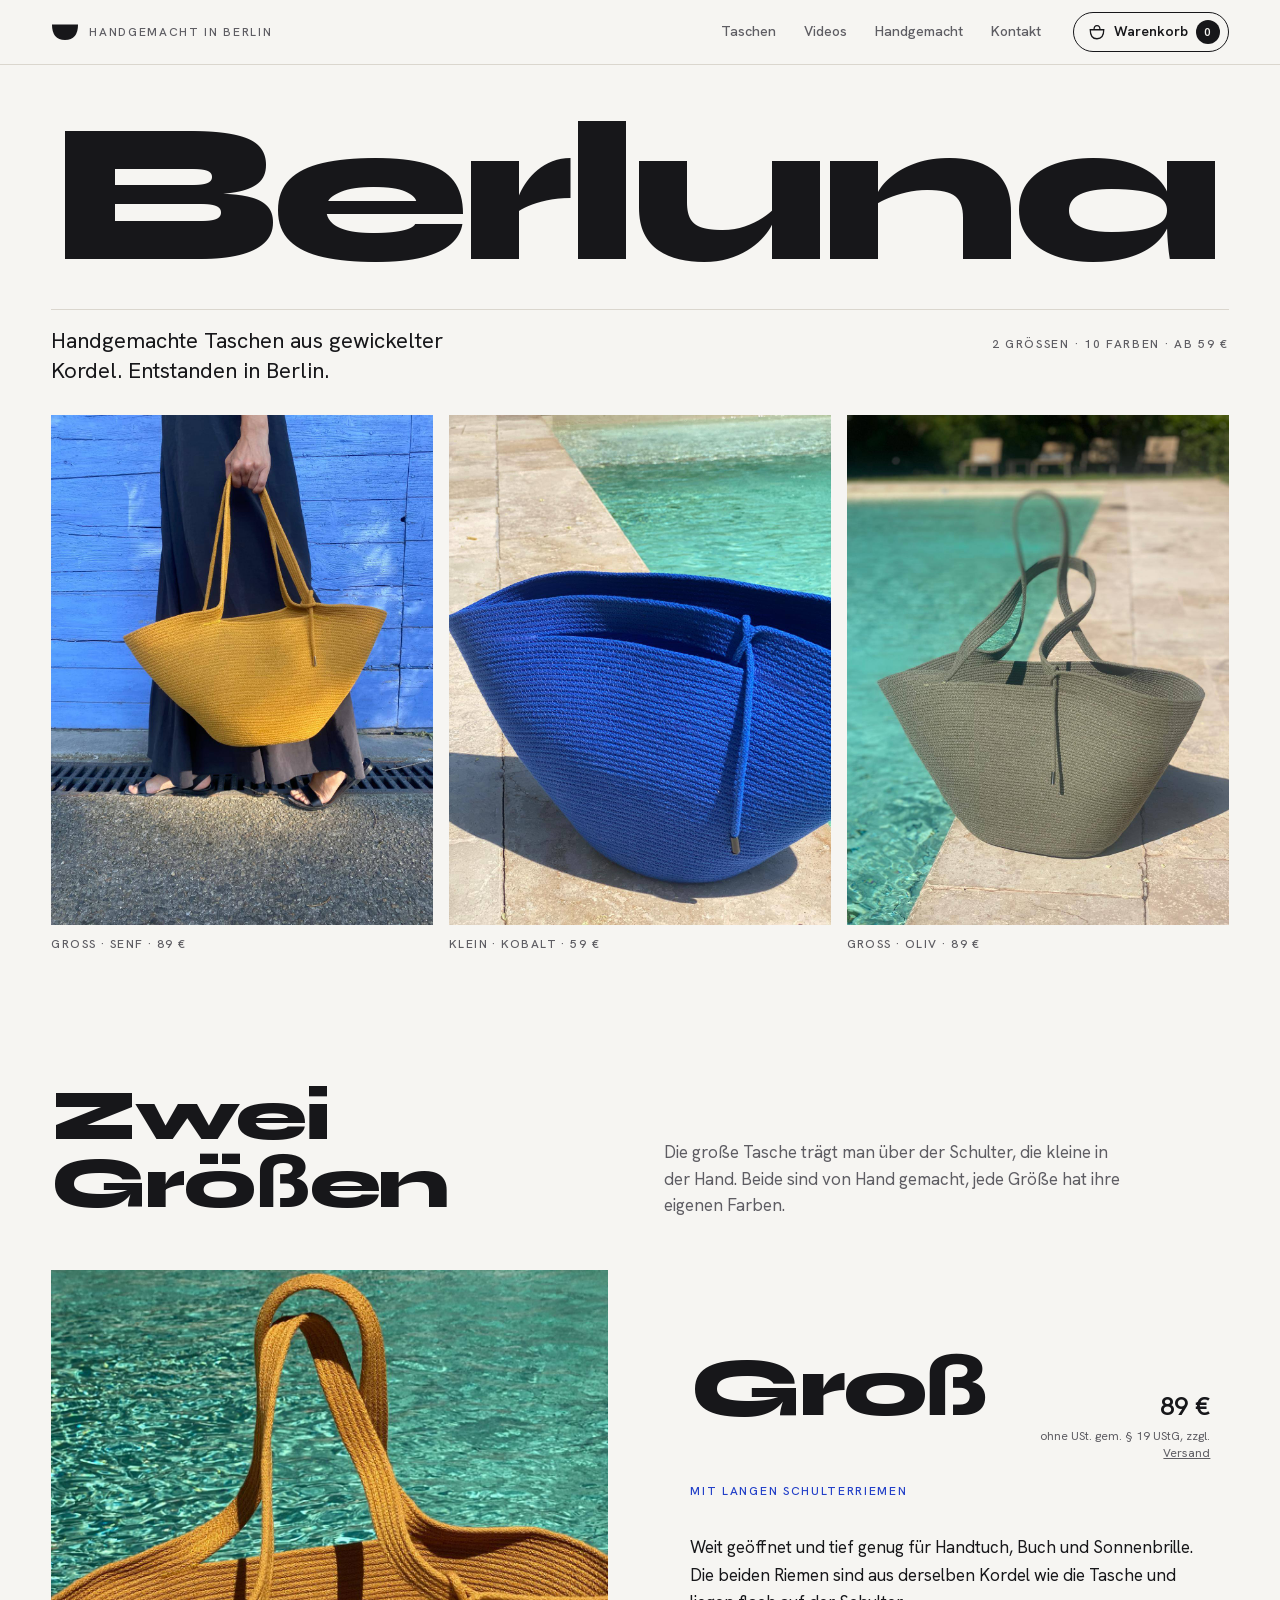
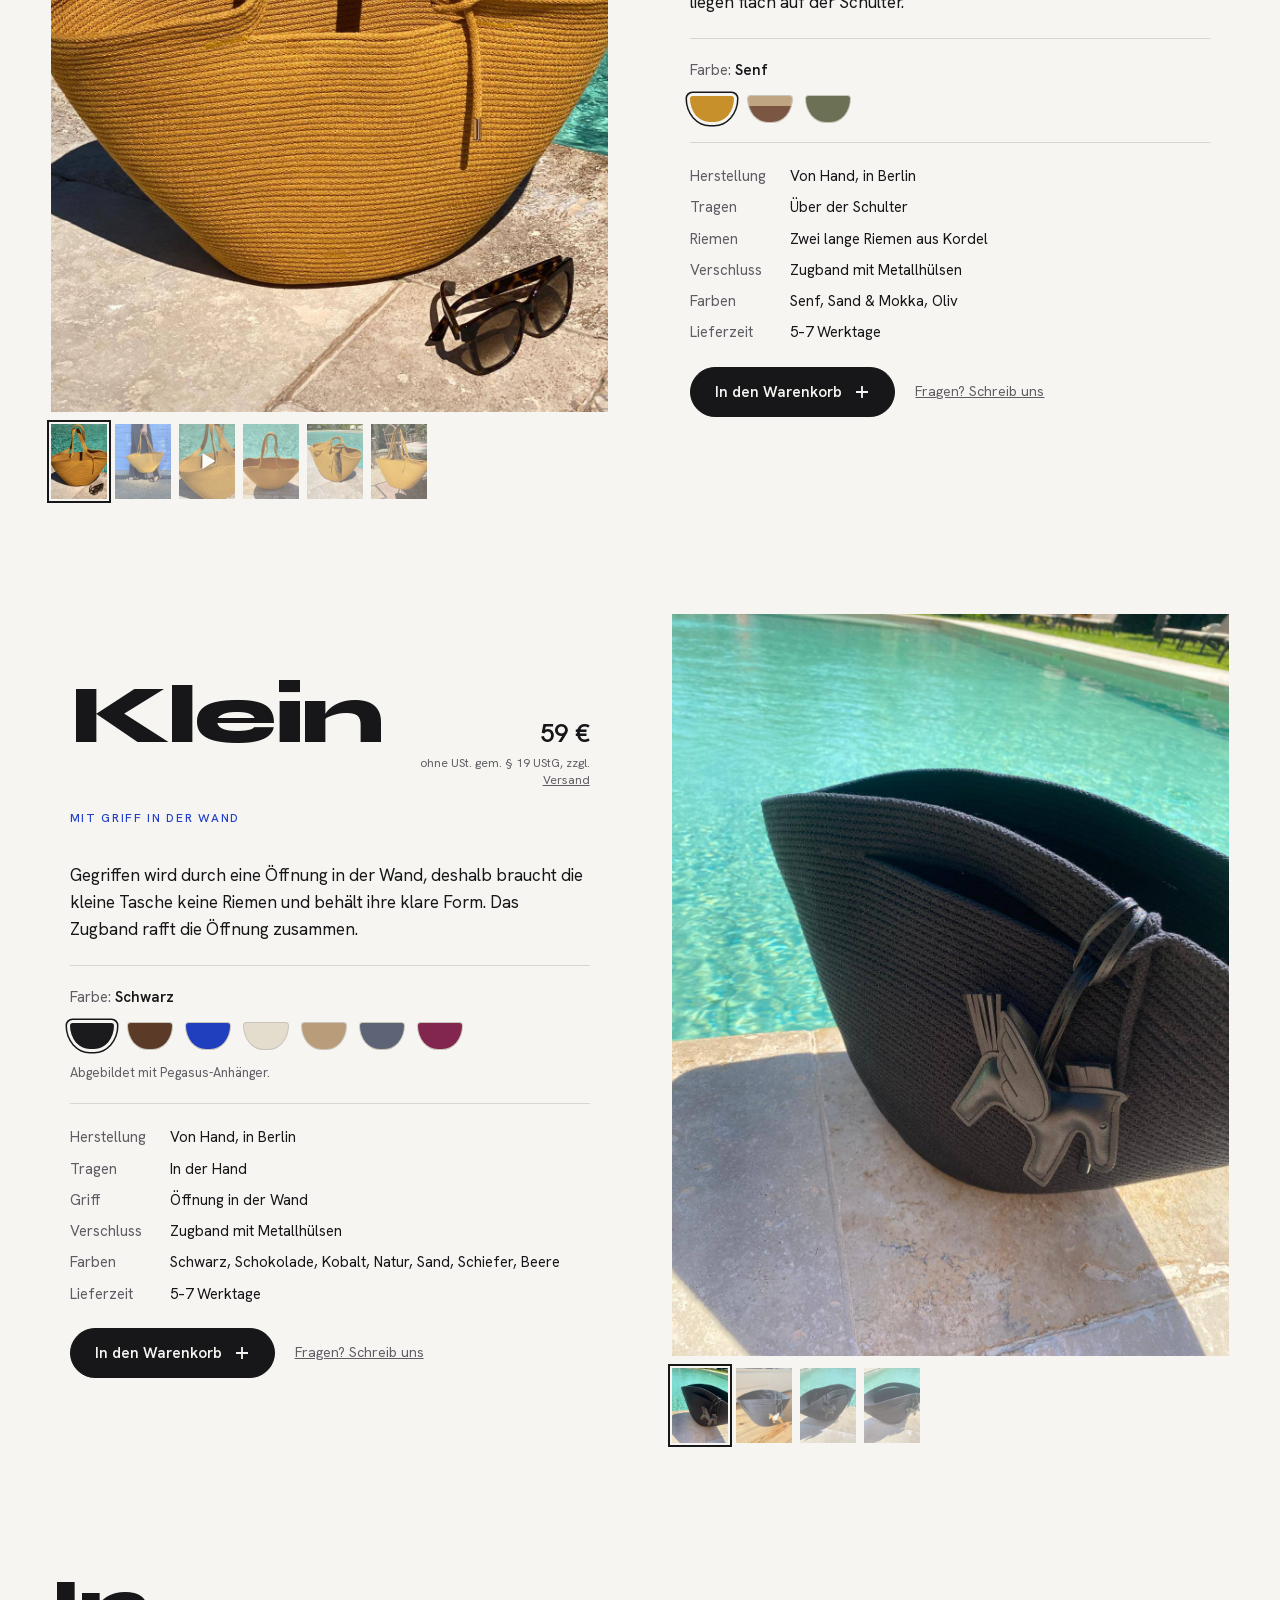
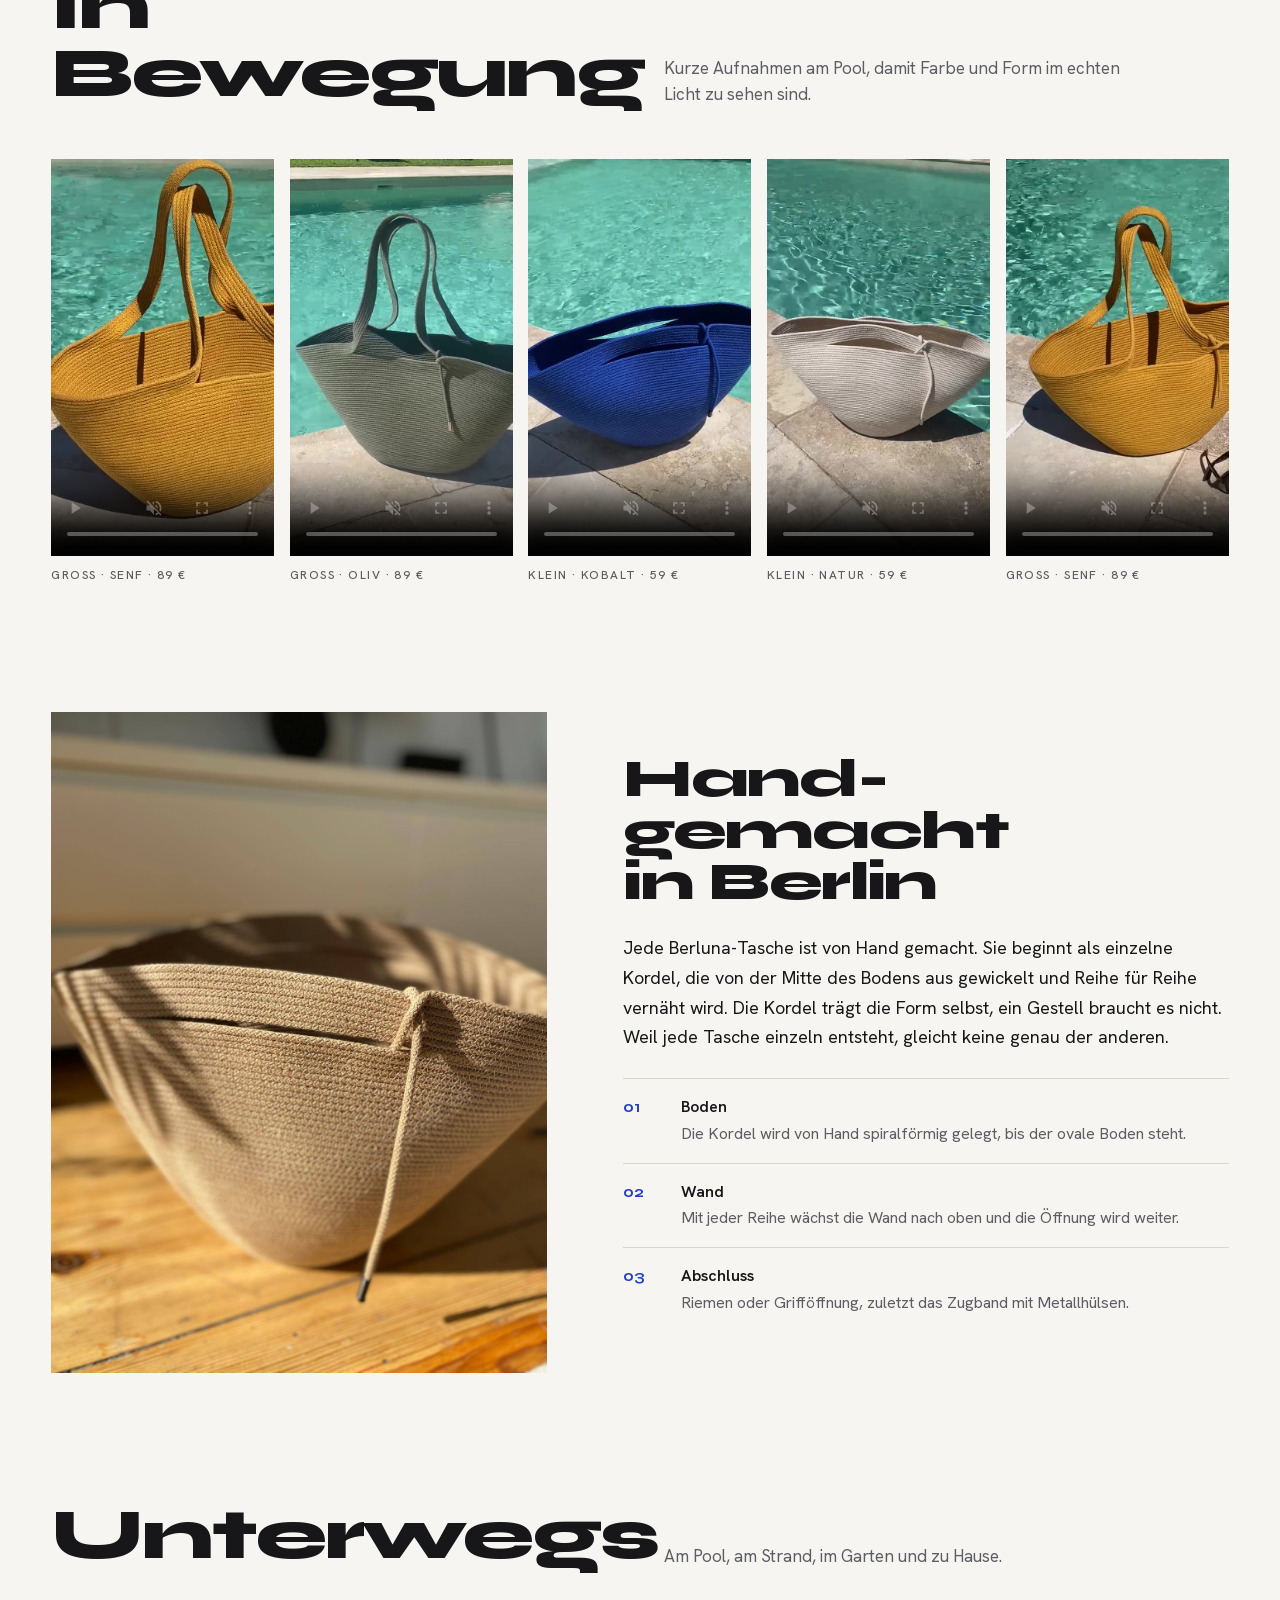
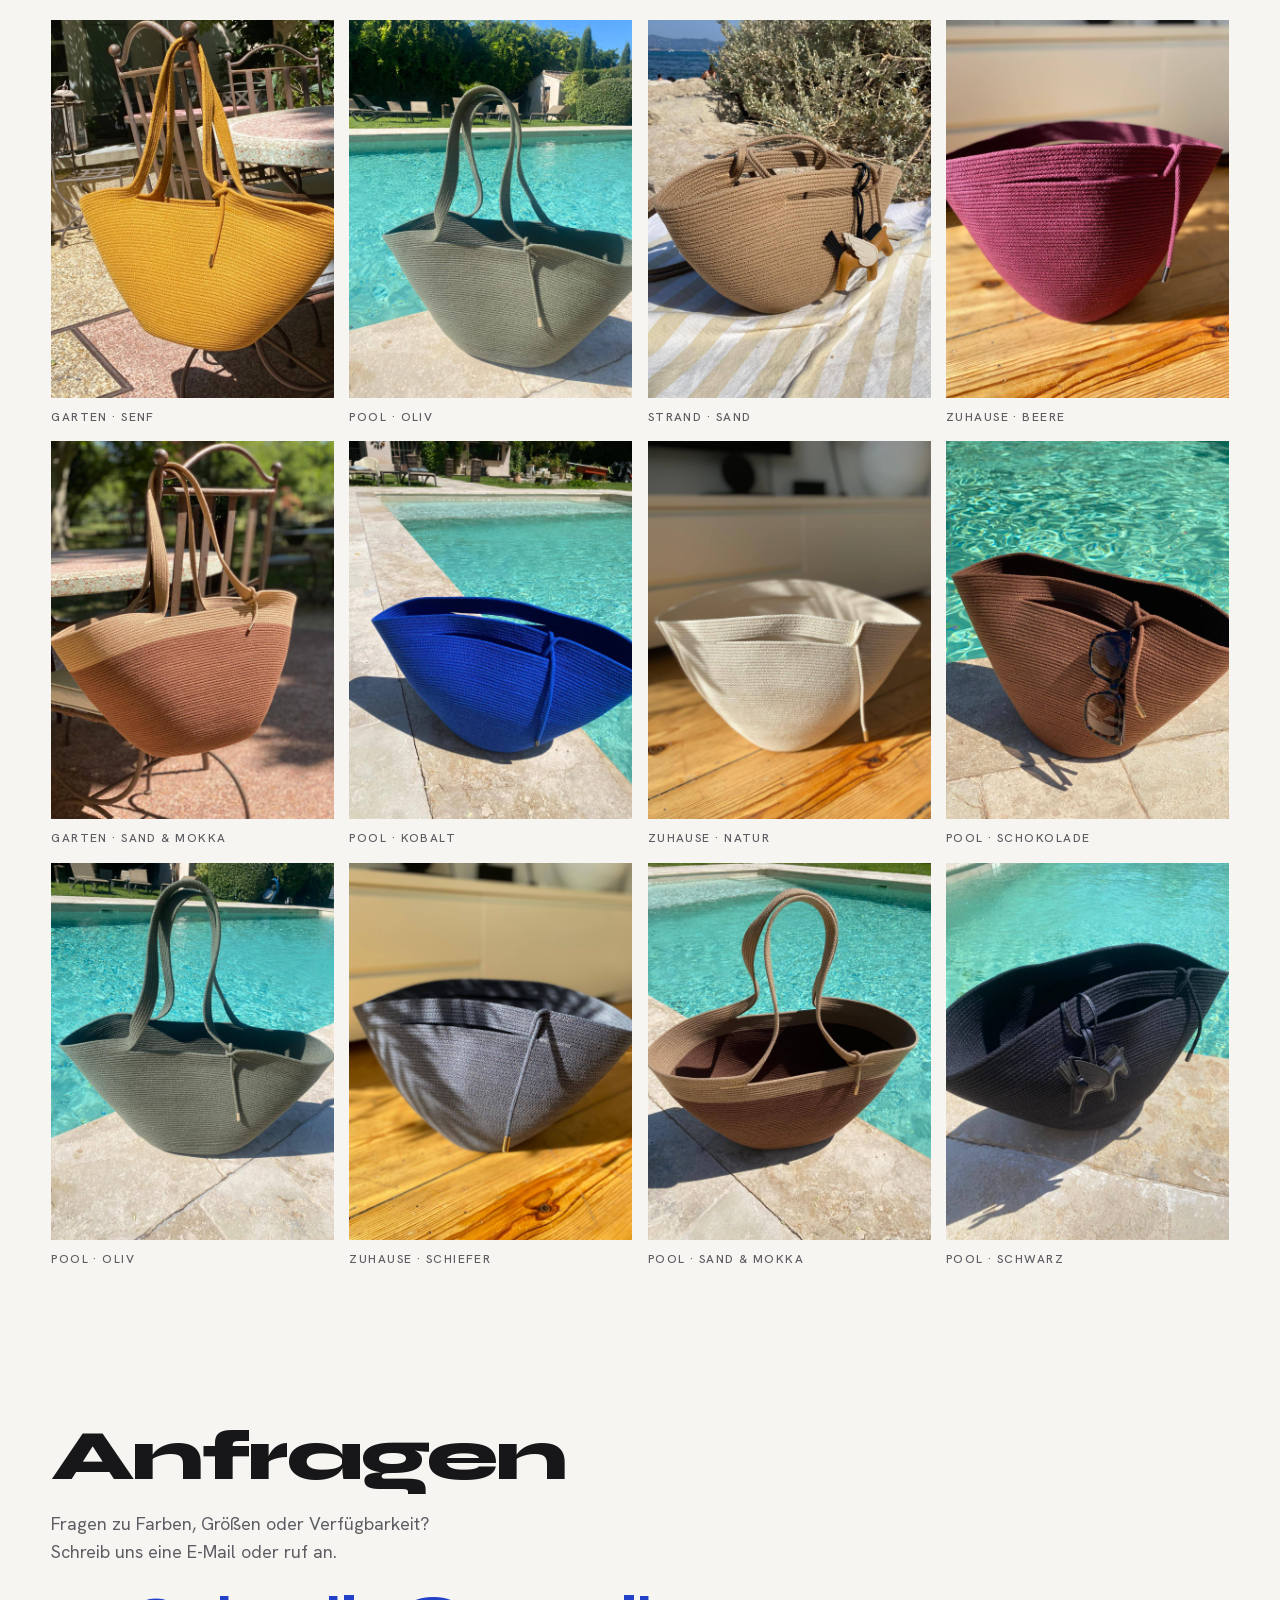
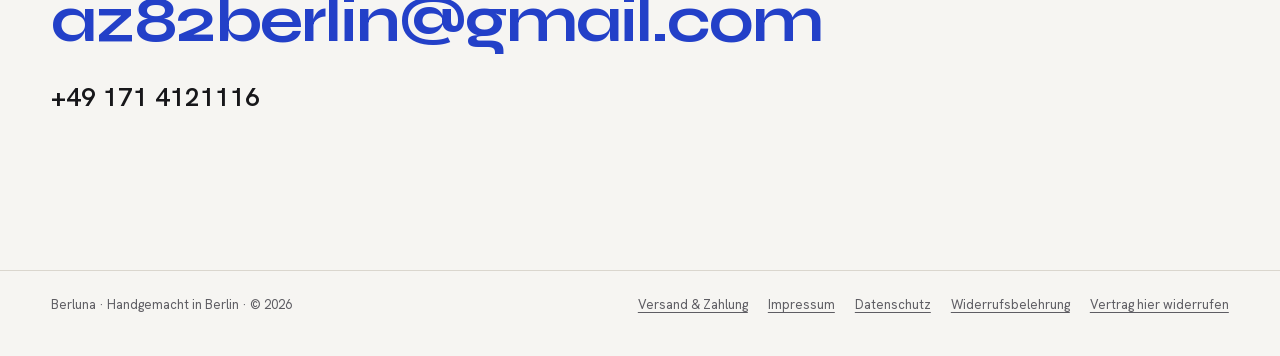
<file: index.html>
<!doctype html>
<html lang="de">
<head>
<meta charset="utf-8">
<meta name="viewport" content="width=device-width, initial-scale=1, viewport-fit=cover">
<title>Berluna – Handgemachte Taschen aus Berlin</title>
<meta name="description" content="Berluna — handgemachte Taschen aus gewickelter Kordel, entstanden in Berlin. Groß für 89 €, klein für 59 €, zehn Farben.">
<link rel="canonical" href="https://berluna-de.github.io/">
<link rel="icon" href="favicon.svg" type="image/svg+xml">
<link rel="icon" href="favicon-192.png" sizes="192x192" type="image/png">
<link rel="apple-touch-icon" href="apple-touch-icon.png">
<meta name="theme-color" content="#F6F5F2" media="(prefers-color-scheme: light)">
<meta name="theme-color" content="#0E1120" media="(prefers-color-scheme: dark)">
<meta property="og:type" content="website">
<meta property="og:site_name" content="Berluna">
<meta property="og:locale" content="de_DE">
<meta property="og:title" content="Berluna – Handgemachte Taschen aus Berlin">
<meta property="og:description" content="Runde Taschen aus gewickelter Kordel, von Hand gemacht in Berlin. Groß für 89 €, klein für 59 €, zehn Farben.">
<meta property="og:url" content="https://berluna-de.github.io/">
<meta property="og:image" content="https://berluna-de.github.io/img/og.jpg">
<meta property="og:image:width" content="1200">
<meta property="og:image:height" content="630">
<meta property="og:image:alt" content="Drei Berluna-Taschen in Senf, Kobalt und Oliv">
<meta name="twitter:card" content="summary_large_image">
<script type="application/ld+json">
{
  "@context": "https://schema.org",
  "@graph": [
    {
      "@type": "Organization",
      "@id": "https://berluna-de.github.io/#brand",
      "name": "Berluna",
      "url": "https://berluna-de.github.io/",
      "logo": "https://berluna-de.github.io/favicon-192.png",
      "email": "az82berlin@gmail.com",
      "telephone": "+49 171 4121116",
      "address": { "@type": "PostalAddress", "addressLocality": "Berlin", "addressCountry": "DE" }
    },
    {
      "@type": "Product",
      "name": "Berluna Tasche Groß",
      "description": "Handgemachte Tasche aus gewickelter Kordel mit zwei langen Schulterriemen. Farben: Senf, Sand & Mokka, Oliv.",
      "image": [
        "https://berluna-de.github.io/img/gross-senf-1.jpg",
        "https://berluna-de.github.io/img/gross-sand-1.jpg",
        "https://berluna-de.github.io/img/gross-oliv-1.jpg"
      ],
      "brand": { "@type": "Brand", "name": "Berluna" },
      "offers": {
        "@type": "Offer",
        "price": "89.00",
        "priceCurrency": "EUR",
        "url": "https://berluna-de.github.io/#taschen",
        "seller": { "@id": "https://berluna-de.github.io/#brand" }
      }
    },
    {
      "@type": "Product",
      "name": "Berluna Tasche Klein",
      "description": "Handgemachte Tasche aus gewickelter Kordel mit Griff in der Wand. Farben: Schwarz, Schokolade, Kobalt, Natur, Sand, Schiefer, Beere.",
      "image": [
        "https://berluna-de.github.io/img/klein-schwarz-2.jpg",
        "https://berluna-de.github.io/img/klein-kobalt-1.jpg",
        "https://berluna-de.github.io/img/klein-beere-1.jpg"
      ],
      "brand": { "@type": "Brand", "name": "Berluna" },
      "offers": {
        "@type": "Offer",
        "price": "59.00",
        "priceCurrency": "EUR",
        "url": "https://berluna-de.github.io/#taschen",
        "seller": { "@id": "https://berluna-de.github.io/#brand" }
      }
    }
  ]
}
</script>
<link rel="preload" href="fonts/syne-700-latin.woff2" as="font" type="font/woff2" crossorigin>
<link rel="stylesheet" href="fonts/fonts.css">
<style>
  /* Layout: summer lookbook — oversized wordmark over a three-photo strip, product modules whose bowl-shaped swatches swap photos and clips, a reel of portrait videos, a cart drawer; stone-neutral ground with cobalt as the single accent; dark mode is the pool at night */
  :root {
    --bg: #F6F5F2;
    --surface: #ECE9E3;
    --ink: #17171A;
    --ink-soft: #5E5D63;
    --rule: #DAD6CE;
    --accent: #2340C8;
    --swatch-ring: #C9C4BA;

    /* Archivo is loaded as a ß-only subset: Syne draws ß as a long-s/z ligature that reads as "fʒ" */
    --f-display: "Archivo", "Syne", "Arial Black", system-ui, sans-serif;
    --f-body: "Hanken Grotesk", "Helvetica Neue", Arial, sans-serif;

    --ease-out: cubic-bezier(0.23, 1, 0.32, 1);
    --ease-drawer: cubic-bezier(0.32, 0.72, 0, 1);

    --gutter: clamp(16px, 4vw, 56px);
  }
  @media (prefers-color-scheme: dark) {
    :root:not([data-theme="light"]) {
      --bg: #0E1120;
      --surface: #171B2E;
      --ink: #EEEBE4;
      --ink-soft: #A5A7B6;
      --rule: #2B3049;
      --accent: #93A6FF;
      --swatch-ring: #5A6080;
      color-scheme: dark;
    }
  }
  :root[data-theme="dark"] {
    --bg: #0E1120;
    --surface: #171B2E;
    --ink: #EEEBE4;
    --ink-soft: #A5A7B6;
    --rule: #2B3049;
    --accent: #93A6FF;
    --swatch-ring: #5A6080;
    color-scheme: dark;
  }

  * { box-sizing: border-box; }
  html, body { margin: 0; }
  html { scroll-padding-top: 88px; }
  img, video { max-width: 100%; }
  [hidden] { display: none !important; }
  body {
    background: var(--bg);
    color: var(--ink);
    font-family: var(--f-body);
    font-size: 16px;
    line-height: 1.55;
    -webkit-font-smoothing: antialiased;
  }
  body:has(dialog[open]) { overflow: hidden; }
  a { color: inherit; }
  button { -webkit-tap-highlight-color: transparent; touch-action: manipulation; }

  .wrap { padding-inline: var(--gutter); }

  .label {
    font-size: 12px;
    font-weight: 500;
    letter-spacing: 0.14em;
    text-transform: uppercase;
    color: var(--ink-soft);
  }

  /* Header */
  .site-head {
    position: sticky;
    top: env(safe-area-inset-top, 0px);
    z-index: 20;
    background: var(--bg);
    border-bottom: 1px solid var(--rule);
  }
  /* fills the safe-area strip above the sticky header so content never shows through behind the status bar or app toolbar */
  .site-head::before {
    content: "";
    position: absolute;
    left: 0;
    right: 0;
    bottom: 100%;
    height: env(safe-area-inset-top, 0px);
    background: var(--bg);
  }
  .head-inner {
    display: flex;
    justify-content: space-between;
    align-items: center;
    gap: 16px;
    padding-block: 12px;
  }
  .home {
    display: inline-flex;
    align-items: center;
    gap: 10px;
    text-decoration: none;
  }
  .home svg { width: 28px; height: 18px; display: block; }
  .head-right { display: flex; align-items: center; gap: clamp(14px, 3vw, 32px); }
  .site-head nav { display: flex; gap: clamp(14px, 3vw, 28px); }
  .site-head nav a {
    font-size: 14px;
    font-weight: 500;
    text-decoration: none;
    color: var(--ink-soft);
    transition: color 160ms ease;
  }
  @media (hover: hover) and (pointer: fine) {
    .site-head nav a:hover { color: var(--ink); }
  }
  @media (max-width: 680px) {
    .home .label, .site-head nav .opt { display: none; }
  }

  .cart-btn {
    display: inline-flex;
    align-items: center;
    gap: 8px;
    padding: 7px 8px 7px 14px;
    border: 1px solid var(--ink);
    border-radius: 999px;
    background: transparent;
    color: var(--ink);
    font: inherit;
    font-size: 14px;
    font-weight: 600;
    cursor: pointer;
    transition: transform 140ms var(--ease-out);
  }
  .cart-btn svg { width: 18px; height: 18px; }
  .cart-btn:active { transform: scale(0.96); }
  .cart-count {
    display: inline-grid;
    place-items: center;
    min-width: 24px;
    height: 24px;
    padding-inline: 7px;
    border-radius: 999px;
    background: var(--ink);
    color: var(--bg);
    font-size: 12px;
    font-variant-numeric: tabular-nums;
  }
  @media (max-width: 380px) {
    .cart-btn .cart-label { display: none; }
  }

  /* Hero */
  .hero {
    display: grid;
    gap: clamp(18px, 2.5vw, 28px);
    padding-block: clamp(20px, 3.5vw, 44px) 0;
    container-type: inline-size;
  }
  /* "Berluna" measures ~5.84em at this tracking; dividing by 5.9 makes it span the full content width */
  .wordmark {
    font-family: var(--f-display);
    font-weight: 800;
    font-size: calc((100vw - 2 * var(--gutter)) / 6.1);
    font-size: calc(100cqi / 5.9);
    line-height: 0.86;
    letter-spacing: -0.04em;
    white-space: nowrap;
    margin: 0;
  }
  .hero-line {
    display: flex;
    justify-content: space-between;
    align-items: baseline;
    flex-wrap: wrap;
    gap: 10px 32px;
    padding-top: 16px;
    border-top: 1px solid var(--rule);
  }
  .lede {
    margin: 0;
    font-size: clamp(18px, 2vw, 22px);
    line-height: 1.4;
    max-width: 40ch;
    text-wrap: balance;
  }
  .hero-line .label { margin: 0; }

  .strip {
    display: grid;
    grid-template-columns: repeat(3, minmax(0, 1fr));
    gap: clamp(8px, 1.2vw, 16px);
  }
  .strip figure,
  .gallery figure,
  .reel figure { margin: 0; display: grid; gap: 10px; align-content: start; min-width: 0; }
  .strip img,
  .gallery img {
    display: block;
    width: 100%;
    height: auto;
    aspect-ratio: 3 / 4;
    object-fit: cover;
    background: var(--surface);
  }
  figcaption {
    font-size: 12px;
    font-weight: 500;
    letter-spacing: 0.12em;
    text-transform: uppercase;
    color: var(--ink-soft);
  }
  @media (max-width: 640px) {
    .strip { grid-template-columns: repeat(2, minmax(0, 1fr)); }
    .strip figure:first-child { grid-column: 1 / -1; }
    .strip figure:first-child img { aspect-ratio: 4 / 5; }
  }

  /* Sections */
  .section { padding-block: clamp(72px, 10vw, 136px) 0; }
  .section-head {
    display: grid;
    grid-template-columns: minmax(0, 1fr) minmax(0, 1fr);
    align-items: end;
    gap: 16px 48px;
    padding-bottom: clamp(28px, 4vw, 52px);
  }
  .section-head p {
    margin: 0;
    font-size: 17px;
    color: var(--ink-soft);
    max-width: 46ch;
  }
  @media (max-width: 720px) {
    .section-head { grid-template-columns: 1fr; }
  }
  h2 {
    font-family: var(--f-display);
    font-weight: 800;
    font-size: clamp(36px, 6vw, 72px);
    line-height: 0.95;
    letter-spacing: -0.03em;
    margin: 0;
    text-wrap: balance;
  }

  /* Products */
  .products { display: grid; gap: clamp(64px, 9vw, 120px); }
  .product {
    display: grid;
    grid-template-columns: minmax(0, 1fr) minmax(0, 1fr);
    gap: clamp(24px, 5vw, 80px);
    align-items: center;
  }
  .product--flip .media { order: 2; }
  @media (max-width: 820px) {
    .product { grid-template-columns: 1fr; }
    .product--flip .media { order: 0; }
  }

  /* cap the 3:4 photo at ~88% of the screen height so it never runs past the fold on wide monitors */
  .media {
    display: grid;
    gap: 12px;
    width: 100%;
    max-width: 66vh;
    max-width: 66svh;
    justify-self: center;
    min-width: 0;
  }
  .stage {
    position: relative;
    aspect-ratio: 3 / 4;
    max-width: 100%;
    overflow: hidden;
    background: var(--surface);
  }
  .stage > img,
  .stage > video {
    position: absolute;
    inset: 0;
    width: 100%;
    height: 100%;
    object-fit: cover;
    opacity: 0;
    z-index: 0;
    transition: opacity 240ms var(--ease-out);
  }
  .stage > video { object-position: 50% 62%; }
  .stage > .is-prev { opacity: 1; z-index: 1; transition: none; }
  .stage > .is-active { opacity: 1; z-index: 2; }

  .thumbs { display: flex; flex-wrap: wrap; gap: 8px; }
  .thumb {
    position: relative;
    width: 56px;
    aspect-ratio: 3 / 4;
    padding: 0;
    border: 0;
    background: var(--surface);
    cursor: pointer;
    opacity: 0.6;
    transition: opacity 160ms ease;
  }
  .thumb img { display: block; width: 100%; height: 100%; object-fit: cover; }
  .thumb--video::after {
    content: "";
    position: absolute;
    left: 50%;
    top: 50%;
    border-style: solid;
    border-width: 8px 0 8px 13px;
    border-color: transparent transparent transparent #FFFFFF;
    transform: translate(-35%, -50%);
    filter: drop-shadow(0 1px 3px rgb(0 0 0 / 0.55));
  }
  .thumb[aria-pressed="true"] {
    opacity: 1;
    outline: 2px solid var(--ink);
    outline-offset: 2px;
  }
  @media (hover: hover) and (pointer: fine) {
    .thumb:hover { opacity: 1; }
  }

  .info {
    display: grid;
    gap: 22px;
    align-content: start;
    width: 100%;
    max-width: 520px;
    justify-self: center;
    min-width: 0;
  }
  .info-head { display: grid; gap: 8px; }
  .info-title {
    display: flex;
    justify-content: space-between;
    align-items: baseline;
    gap: 16px;
  }
  .info h3 {
    font-family: var(--f-display);
    font-weight: 800;
    font-size: clamp(48px, 6.5vw, 88px);
    line-height: 0.88;
    letter-spacing: -0.04em;
    margin: 0;
  }
  .price-block { display: grid; justify-items: end; gap: 2px; }
  .price {
    margin: 0;
    font-size: clamp(20px, 2vw, 26px);
    font-weight: 600;
    font-variant-numeric: tabular-nums;
    white-space: nowrap;
  }
  .tax-note { margin: 0; font-size: 12px; line-height: 1.4; color: var(--ink-soft); text-align: right; }
  .info-head .label { color: var(--accent); }
  .desc { margin: 0; font-size: 17px; line-height: 1.6; }

  .colors {
    display: grid;
    gap: 14px;
    padding-block: 20px;
    border-block: 1px solid var(--rule);
  }
  .colors p { margin: 0; }
  .color-name { font-size: 15px; color: var(--ink-soft); }
  .color-name strong { color: var(--ink); font-weight: 600; }
  .note { font-size: 13px; color: var(--ink-soft); }

  .swatches { display: flex; flex-wrap: wrap; gap: 14px; }
  .swatch {
    width: 44px;
    height: 26px;
    padding: 0;
    border: 0;
    cursor: pointer;
    background: var(--sw);
    border-radius: 3px 3px 22px 22px / 3px 3px 26px 26px;
    box-shadow: 0 0 0 1px var(--swatch-ring);
    transition: transform 140ms var(--ease-out);
  }
  .swatch--duo { background: linear-gradient(var(--sw-top) 0 38%, var(--sw) 38%); }
  .swatch[aria-pressed="true"] { box-shadow: 0 0 0 3px var(--bg), 0 0 0 4.5px var(--ink); }
  .swatch:active { transform: scale(0.94); }

  .specs {
    display: grid;
    grid-template-columns: auto minmax(0, 1fr);
    gap: 8px 24px;
    margin: 0;
    font-size: 15px;
  }
  .specs dt { color: var(--ink-soft); }
  .specs dd { margin: 0; }

  .buy { display: flex; flex-wrap: wrap; align-items: center; gap: 12px 20px; }
  .buy .ask { font-size: 14px; color: var(--ink-soft); }

  .btn {
    justify-self: start;
    display: inline-flex;
    align-items: center;
    gap: 12px;
    padding: 14px 24px;
    border: 1px solid var(--ink);
    border-radius: 999px;
    background: var(--ink);
    color: var(--bg);
    font-family: inherit;
    font-size: 15px;
    font-weight: 600;
    text-decoration: none;
    cursor: pointer;
    transition: transform 160ms var(--ease-out);
  }
  .btn svg { width: 16px; height: 16px; }
  .btn:active { transform: scale(0.97); transition-duration: 120ms; }
  .btn--wide { justify-self: stretch; justify-content: center; }
  .btn--ghost { background: transparent; color: var(--ink); }

  .thumb:focus-visible,
  .swatch:focus-visible,
  .btn:focus-visible,
  .cart-btn:focus-visible,
  .icon-btn:focus-visible,
  .qty button:focus-visible,
  .link-btn:focus-visible,
  a:focus-visible {
    outline: 2px solid var(--accent);
    outline-offset: 3px;
  }

  /* Reel */
  .reel {
    display: grid;
    grid-template-columns: repeat(5, minmax(0, 1fr));
    gap: clamp(8px, 1.2vw, 16px);
  }
  .reel video {
    display: block;
    width: 100%;
    height: auto;
    aspect-ratio: 9 / 16;
    object-fit: cover;
    background: var(--surface);
  }
  @media (max-width: 820px) {
    .reel {
      grid-template-columns: none;
      grid-auto-flow: column;
      grid-auto-columns: 46%;
      overflow-x: auto;
      overscroll-behavior-x: contain;
      scroll-snap-type: x mandatory;
      padding-bottom: 8px;
    }
    .reel figure { scroll-snap-align: start; }
  }

  /* Handmade */
  .made {
    display: grid;
    grid-template-columns: minmax(0, 0.9fr) minmax(0, 1.1fr);
    gap: clamp(28px, 6vw, 96px);
    align-items: center;
  }
  @media (max-width: 820px) {
    .made { grid-template-columns: 1fr; }
  }
  .made figure { margin: 0; width: 100%; max-width: 66vh; max-width: 66svh; justify-self: center; }
  .made figure img {
    display: block;
    width: 100%;
    height: auto;
    aspect-ratio: 3 / 4;
    object-fit: cover;
    background: var(--surface);
  }
  .made-copy {
    display: grid;
    grid-template-columns: minmax(0, 1fr);
    gap: 26px;
    max-width: 640px;
    min-width: 0;
  }
  .made-copy h2 { font-size: clamp(32px, 4.6vw, 54px); }
  .made-copy > p { margin: 0; font-size: 18px; line-height: 1.65; }
  .steps { list-style: none; margin: 0; padding: 0; counter-reset: step; }
  .steps li {
    counter-increment: step;
    display: grid;
    grid-template-columns: 44px minmax(0, 1fr);
    gap: 2px 14px;
    padding-block: 16px;
    border-top: 1px solid var(--rule);
  }
  .steps li::before {
    content: counter(step, decimal-leading-zero);
    grid-row: span 2;
    font-family: var(--f-display);
    font-weight: 700;
    font-size: 15px;
    color: var(--accent);
    line-height: 1.6;
  }
  .steps strong { font-weight: 600; }
  .steps span { color: var(--ink-soft); }

  /* Gallery */
  .gallery {
    display: grid;
    grid-template-columns: repeat(4, minmax(0, 1fr));
    gap: clamp(8px, 1.2vw, 16px);
  }
  @media (min-width: 1600px) {
    .gallery { grid-template-columns: repeat(6, minmax(0, 1fr)); }
  }
  @media (max-width: 820px) {
    .gallery { grid-template-columns: repeat(2, minmax(0, 1fr)); }
  }

  /* Contact */
  .contact {
    display: grid;
    justify-items: start;
    gap: 20px;
    padding-block: clamp(88px, 12vw, 168px);
  }
  .contact p { margin: 0; font-size: 18px; color: var(--ink-soft); max-width: 44ch; }
  .mail {
    font-family: var(--f-display);
    font-weight: 700;
    font-size: clamp(24px, 5.4vw, 64px);
    letter-spacing: -0.03em;
    line-height: 1.1;
    color: var(--accent);
    overflow-wrap: anywhere;
    text-decoration-line: underline;
    text-decoration-thickness: 2px;
    text-underline-offset: 8px;
    text-decoration-color: transparent;
    transition: text-decoration-color 180ms ease;
  }
  @media (hover: hover) and (pointer: fine) {
    .mail:hover { text-decoration-color: currentColor; }
  }
  .phone {
    font-size: clamp(18px, 2.4vw, 26px);
    font-weight: 600;
    font-variant-numeric: tabular-nums;
    color: var(--ink);
    text-decoration: none;
  }

  .site-foot {
    display: flex;
    justify-content: space-between;
    flex-wrap: wrap;
    gap: 8px 24px;
    padding-block: 24px 40px;
    border-top: 1px solid var(--rule);
    font-size: 13px;
    color: var(--ink-soft);
  }
  .legal-links { display: flex; flex-wrap: wrap; gap: 8px 20px; }
  .legal-links a { color: var(--ink-soft); text-underline-offset: 3px; }
  @media (hover: hover) and (pointer: fine) {
    .legal-links a:hover { color: var(--ink); }
  }

  /* Cart drawer */
  .cart {
    position: fixed;
    inset: 0 0 0 auto;
    margin: 0;
    width: min(440px, 100%);
    max-width: 100%;
    height: auto;
    max-height: none;
    padding: 0;
    border: 0;
    border-left: 1px solid var(--rule);
    background: var(--bg);
    color: var(--ink);
    transform: translateX(100%);
    transition: transform 300ms var(--ease-drawer), overlay 300ms allow-discrete, display 300ms allow-discrete;
  }
  .cart[open] { display: flex; flex-direction: column; transform: none; }
  @starting-style { .cart[open] { transform: translateX(100%); } }
  .cart::backdrop {
    background: rgb(0 0 0 / 0.45);
    opacity: 0;
    transition: opacity 300ms ease, overlay 300ms allow-discrete, display 300ms allow-discrete;
  }
  .cart[open]::backdrop { opacity: 1; }
  @starting-style { .cart[open]::backdrop { opacity: 0; } }

  .cart-head {
    display: flex;
    justify-content: space-between;
    align-items: center;
    gap: 16px;
    padding: calc(14px + env(safe-area-inset-top, 0px)) 20px 14px;
    border-bottom: 1px solid var(--rule);
  }
  .cart-head h2 { font-size: 30px; }
  .icon-btn {
    display: grid;
    place-items: center;
    width: 40px;
    height: 40px;
    border: 0;
    border-radius: 999px;
    background: transparent;
    color: var(--ink);
    cursor: pointer;
  }
  .icon-btn svg { width: 18px; height: 18px; }
  .cart-body {
    flex: 1;
    overflow-y: auto;
    overscroll-behavior: contain;
    display: grid;
    align-content: start;
    gap: 24px;
    padding: 8px 20px calc(28px + env(safe-area-inset-bottom, 0px));
  }
  .cart-empty { margin: 16px 0 0; color: var(--ink-soft); }
  .cart-items { list-style: none; margin: 0; padding: 0; }
  .cart-item {
    display: grid;
    grid-template-columns: 64px minmax(0, 1fr) auto;
    gap: 14px;
    align-items: start;
    padding-block: 16px;
    border-bottom: 1px solid var(--rule);
  }
  .cart-item img {
    display: block;
    width: 64px;
    height: auto;
    aspect-ratio: 3 / 4;
    object-fit: cover;
    background: var(--surface);
  }
  .ci-main { display: grid; gap: 8px; min-width: 0; }
  .ci-main p { margin: 0; }
  .ci-name { font-weight: 600; }
  .ci-unit { font-size: 14px; color: var(--ink-soft); }
  .ci-side { display: grid; gap: 10px; justify-items: end; }
  .ci-total { margin: 0; font-weight: 600; font-variant-numeric: tabular-nums; }
  .qty {
    display: inline-flex;
    align-items: center;
    justify-self: start;
    border: 1px solid var(--rule);
    border-radius: 999px;
  }
  .qty button {
    width: 36px;
    height: 34px;
    border: 0;
    border-radius: 999px;
    background: transparent;
    color: var(--ink);
    font: inherit;
    font-size: 18px;
    cursor: pointer;
  }
  .qty output { min-width: 22px; text-align: center; font-variant-numeric: tabular-nums; }
  .link-btn {
    padding: 0;
    border: 0;
    background: none;
    color: var(--ink-soft);
    font: inherit;
    font-size: 13px;
    text-decoration: underline;
    text-underline-offset: 3px;
    cursor: pointer;
  }

  .sum-row {
    display: flex;
    justify-content: space-between;
    align-items: baseline;
    gap: 16px;
    font-size: 17px;
  }
  .sum-row strong { font-size: 24px; font-variant-numeric: tabular-nums; }
  .pay-note {
    margin: 4px 0 0;
    padding: 12px 14px;
    border: 1px solid var(--rule);
    border-radius: 10px;
    font-size: 14px;
    line-height: 1.5;
  }
  .fine { margin: 6px 0 0; font-size: 13px; line-height: 1.5; color: var(--ink-soft); }

  .checkout, .sent { display: grid; gap: 14px; }
  .checkout { padding-top: 20px; border-top: 1px solid var(--rule); }
  .checkout h3, .sent h3 {
    margin: 0;
    font-family: var(--f-display);
    font-weight: 800;
    font-size: 22px;
    letter-spacing: -0.02em;
  }
  .sent p { margin: 0; }
  .field { display: grid; gap: 6px; font-size: 14px; color: var(--ink-soft); }
  .field input,
  .field textarea,
  .sent textarea {
    width: 100%;
    padding: 12px 14px;
    border: 1px solid var(--rule);
    border-radius: 10px;
    background: var(--surface);
    color: var(--ink);
    font: inherit;
    font-size: 16px;
  }
  .sent textarea { font-size: 14px; resize: vertical; }
  .field input:focus-visible,
  .field textarea:focus-visible,
  .sent textarea:focus-visible { outline: 2px solid var(--accent); outline-offset: 1px; }
  .row2 { display: grid; grid-template-columns: minmax(0, 0.42fr) minmax(0, 1fr); gap: 12px; }
  .sel { user-select: all; color: var(--ink); }

  @media (prefers-reduced-motion: reduce) {
    .btn, .swatch, .cart-btn, .cart, .cart::backdrop { transition: none; }
    .btn:active, .swatch:active, .cart-btn:active { transform: none; }
  }
</style>
</head>
<body>

<header class="site-head">
  <div class="wrap head-inner">
    <a class="home" href="#top" aria-label="Berluna, zum Seitenanfang">
      <svg viewBox="0 0 28 18" aria-hidden="true"><path d="M1 1.5 H27 Q27 17 14 17 Q1 17 1 1.5 Z" fill="currentColor"/></svg>
      <span class="label">Handgemacht in Berlin</span>
    </a>
    <div class="head-right">
      <nav aria-label="Hauptnavigation">
        <a href="#taschen">Taschen</a>
        <a class="opt" href="#videos">Videos</a>
        <a class="opt" href="#handgemacht">Handgemacht</a>
        <a href="#kontakt">Kontakt</a>
      </nav>
      <button class="cart-btn" type="button" data-open-cart aria-haspopup="dialog" aria-label="Warenkorb, 0 Artikel">
        <svg viewBox="0 0 24 24" fill="none" stroke="currentColor" stroke-width="1.7" aria-hidden="true"><path d="M3 9 H21 Q21 21 12 21 Q3 21 3 9 Z"/><path d="M8 9 Q8 3.5 12 3.5 Q16 3.5 16 9"/></svg>
        <span class="cart-label">Warenkorb</span>
        <span class="cart-count" data-count>0</span>
      </button>
    </div>
  </div>
</header>

<main id="top">

  <section class="hero wrap">
    <h1 class="wordmark">Berluna</h1>
    <div class="hero-line">
      <p class="lede">Handgemachte Taschen aus gewickelter Kordel. Entstanden in Berlin.</p>
      <p class="label">2 Größen · 10 Farben · ab 59&nbsp;€</p>
    </div>
    <div class="strip">
      <figure>
        <img src="img/gross-senf-6.jpg" alt="Große Tasche in Senf, in der Hand getragen vor einer blauen Holzwand" width="1200" height="1600" fetchpriority="high">
        <figcaption>Groß · Senf · 89&nbsp;€</figcaption>
      </figure>
      <figure>
        <img src="img/klein-kobalt-1.jpg" alt="Kleine Tasche in Kobaltblau am Beckenrand" width="1200" height="1600">
        <figcaption>Klein · Kobalt · 59&nbsp;€</figcaption>
      </figure>
      <figure>
        <img src="img/gross-oliv-1.jpg" alt="Große Tasche in Oliv mit langen Riemen am Pool" width="1200" height="1600">
        <figcaption>Groß · Oliv · 89&nbsp;€</figcaption>
      </figure>
    </div>
  </section>

  <section id="taschen" class="section wrap">
    <div class="section-head">
      <h2>Zwei Größen</h2>
      <p>Die große Tasche trägt man über der Schulter, die kleine in der Hand. Beide sind von Hand gemacht, jede Größe hat ihre eigenen Farben.</p>
    </div>

    <div class="products">

      <article class="product" data-size="gross" data-name="Groß" data-price="89">
        <div class="media">
          <div class="stage">
            <img class="is-active" data-id="gross-senf-1" src="img/gross-senf-1.jpg" alt="Große Tasche in Senf mit aufgestellten Riemen am Pool, daneben eine Sonnenbrille" width="1200" height="1600" loading="lazy" decoding="async">
            <img data-id="gross-senf-6" src="img/gross-senf-6.jpg" alt="Große Tasche in Senf, in der Hand getragen vor einer blauen Holzwand" width="1200" height="1600" loading="lazy" decoding="async">
            <video data-id="gross-senf-a" src="video/gross-senf-a.mp4" poster="video/gross-senf-a.jpg" muted loop playsinline preload="none" aria-label="Video: große Tasche in Senf am Pool"></video>
            <img data-id="gross-senf-2" src="img/gross-senf-2.jpg" alt="Große Tasche in Senf vor Poolwasser, Riemen über der Öffnung" width="1200" height="1600" loading="lazy" decoding="async">
            <img data-id="gross-senf-3" src="img/gross-senf-3.jpg" alt="Große Tasche in Senf mit einer Sonnenbrille am Zugband" width="1200" height="1600" loading="lazy" decoding="async">
            <img data-id="gross-senf-4" src="img/gross-senf-4.jpg" alt="Große Tasche in Senf hängt an einer Stuhllehne im Garten" width="1200" height="1600" loading="lazy" decoding="async">
            <img data-id="gross-sand-1" src="img/gross-sand-1.jpg" alt="Große Tasche in Sand und Mokka von oben, mit langen Riemen am Pool" width="1200" height="1600" loading="lazy" decoding="async">
            <img data-id="gross-sand-5" src="img/gross-sand-5.jpg" alt="Große Tasche in Sand und Mokka an einer Stuhllehne im Garten" width="1200" height="1600" loading="lazy" decoding="async">
            <img data-id="gross-sand-2" src="img/gross-sand-2.jpg" alt="Große Tasche in Sand und Mokka mit aufgestellten Riemen am Beckenrand" width="1200" height="1600" loading="lazy" decoding="async">
            <img data-id="gross-sand-4" src="img/gross-sand-4.jpg" alt="Große Tasche in Sand und Mokka hängt an einem Gartenstuhl aus Schmiedeeisen" width="1200" height="1600" loading="lazy" decoding="async">
            <img data-id="gross-sand-3" src="img/gross-sand-3.jpg" alt="Nahaufnahme der Tasche in Sand und Mokka mit Zugband und Metallhülse" width="1200" height="1600" loading="lazy" decoding="async">
            <img data-id="gross-oliv-1" src="img/gross-oliv-1.jpg" alt="Große Tasche in Oliv mit langen Riemen am Pool" width="1200" height="1600" loading="lazy" decoding="async">
            <img data-id="gross-oliv-4" src="img/gross-oliv-4.jpg" alt="Große Tasche in Oliv mit aufgestellten Riemen vor dem Poolwasser" width="1200" height="1600" loading="lazy" decoding="async">
            <img data-id="gross-oliv-2" src="img/gross-oliv-2.jpg" alt="Große Tasche in Oliv am Beckenrand, dahinter Liegestühle" width="1200" height="1600" loading="lazy" decoding="async">
            <img data-id="gross-oliv-3" src="img/gross-oliv-3.jpg" alt="Große Tasche in Oliv am Pool vor einem Garten mit Zypressen" width="1200" height="1600" loading="lazy" decoding="async">
            <video data-id="gross-oliv-a" src="video/gross-oliv-a.mp4" poster="video/gross-oliv-a.jpg" muted loop playsinline preload="none" aria-label="Video: große Tasche in Oliv am Pool"></video>
          </div>
          <div class="thumbs">
            <button class="thumb" type="button" data-id="gross-senf-1" data-color="senf" aria-pressed="true" aria-label="Foto 1"><img src="img/gross-senf-1.jpg" alt="" width="1200" height="1600" loading="lazy" decoding="async"></button>
            <button class="thumb" type="button" data-id="gross-senf-6" data-color="senf" aria-pressed="false" aria-label="Foto 2"><img src="img/gross-senf-6.jpg" alt="" width="1200" height="1600" loading="lazy" decoding="async"></button>
            <button class="thumb thumb--video" type="button" data-id="gross-senf-a" data-color="senf" aria-pressed="false" aria-label="Video"><img src="video/gross-senf-a.jpg" alt="" width="576" height="1024" loading="lazy" decoding="async"></button>
            <button class="thumb" type="button" data-id="gross-senf-2" data-color="senf" aria-pressed="false" aria-label="Foto 3"><img src="img/gross-senf-2.jpg" alt="" width="1200" height="1600" loading="lazy" decoding="async"></button>
            <button class="thumb" type="button" data-id="gross-senf-3" data-color="senf" aria-pressed="false" aria-label="Foto 4"><img src="img/gross-senf-3.jpg" alt="" width="1200" height="1600" loading="lazy" decoding="async"></button>
            <button class="thumb" type="button" data-id="gross-senf-4" data-color="senf" aria-pressed="false" aria-label="Foto 5"><img src="img/gross-senf-4.jpg" alt="" width="1200" height="1600" loading="lazy" decoding="async"></button>
            <button class="thumb" type="button" data-id="gross-sand-1" data-color="sand" aria-pressed="false" aria-label="Foto 1" hidden><img src="img/gross-sand-1.jpg" alt="" width="1200" height="1600" loading="lazy" decoding="async"></button>
            <button class="thumb" type="button" data-id="gross-sand-5" data-color="sand" aria-pressed="false" aria-label="Foto 2" hidden><img src="img/gross-sand-5.jpg" alt="" width="1200" height="1600" loading="lazy" decoding="async"></button>
            <button class="thumb" type="button" data-id="gross-sand-2" data-color="sand" aria-pressed="false" aria-label="Foto 3" hidden><img src="img/gross-sand-2.jpg" alt="" width="1200" height="1600" loading="lazy" decoding="async"></button>
            <button class="thumb" type="button" data-id="gross-sand-4" data-color="sand" aria-pressed="false" aria-label="Foto 4" hidden><img src="img/gross-sand-4.jpg" alt="" width="1200" height="1600" loading="lazy" decoding="async"></button>
            <button class="thumb" type="button" data-id="gross-sand-3" data-color="sand" aria-pressed="false" aria-label="Foto 5" hidden><img src="img/gross-sand-3.jpg" alt="" width="1200" height="1600" loading="lazy" decoding="async"></button>
            <button class="thumb" type="button" data-id="gross-oliv-1" data-color="oliv" aria-pressed="false" aria-label="Foto 1" hidden><img src="img/gross-oliv-1.jpg" alt="" width="1200" height="1600" loading="lazy" decoding="async"></button>
            <button class="thumb" type="button" data-id="gross-oliv-4" data-color="oliv" aria-pressed="false" aria-label="Foto 2" hidden><img src="img/gross-oliv-4.jpg" alt="" width="1200" height="1600" loading="lazy" decoding="async"></button>
            <button class="thumb" type="button" data-id="gross-oliv-2" data-color="oliv" aria-pressed="false" aria-label="Foto 3" hidden><img src="img/gross-oliv-2.jpg" alt="" width="1200" height="1600" loading="lazy" decoding="async"></button>
            <button class="thumb" type="button" data-id="gross-oliv-3" data-color="oliv" aria-pressed="false" aria-label="Foto 4" hidden><img src="img/gross-oliv-3.jpg" alt="" width="1200" height="1600" loading="lazy" decoding="async"></button>
            <button class="thumb thumb--video" type="button" data-id="gross-oliv-a" data-color="oliv" aria-pressed="false" aria-label="Video" hidden><img src="video/gross-oliv-a.jpg" alt="" width="576" height="1024" loading="lazy" decoding="async"></button>
          </div>
        </div>
        <div class="info">
          <div class="info-head">
            <div class="info-title">
              <h3>Groß</h3>
              <div class="price-block">
                <p class="price">89&nbsp;€</p>
                <p class="tax-note">ohne USt. gem. §&nbsp;19 UStG, zzgl. <a href="versand.html">Versand</a></p>
              </div>
            </div>
            <p class="label">Mit langen Schulterriemen</p>
          </div>
          <p class="desc">Weit geöffnet und tief genug für Handtuch, Buch und Sonnenbrille. Die beiden Riemen sind aus derselben Kordel wie die Tasche und liegen flach auf der Schulter.</p>
          <div class="colors">
            <p class="color-name">Farbe: <strong data-color-name>Senf</strong></p>
            <div class="swatches" aria-label="Farbe wählen">
              <button class="swatch" type="button" data-color="senf" data-name="Senf" aria-label="Senf" title="Senf" aria-pressed="true" style="--sw: #C8902B"></button>
              <button class="swatch swatch--duo" type="button" data-color="sand" data-name="Sand &amp; Mokka" aria-label="Sand und Mokka" title="Sand &amp; Mokka" aria-pressed="false" style="--sw: #7B5643; --sw-top: #BFA582"></button>
              <button class="swatch" type="button" data-color="oliv" data-name="Oliv" aria-label="Oliv" title="Oliv" aria-pressed="false" style="--sw: #6C7055"></button>
            </div>
            <p class="note" data-color-note hidden></p>
          </div>
          <dl class="specs">
            <dt>Herstellung</dt><dd>Von Hand, in Berlin</dd>
            <dt>Tragen</dt><dd>Über der Schulter</dd>
            <dt>Riemen</dt><dd>Zwei lange Riemen aus Kordel</dd>
            <dt>Verschluss</dt><dd>Zugband mit Metallhülsen</dd>
            <dt>Farben</dt><dd>Senf, Sand &amp; Mokka, Oliv</dd>
            <dt>Lieferzeit</dt><dd>5–7 Werktage</dd>
          </dl>
          <div class="buy">
            <button class="btn" type="button" data-add>In den Warenkorb
              <svg viewBox="0 0 16 16" fill="none" stroke="currentColor" stroke-width="1.8" aria-hidden="true"><path d="M8 2 V14 M2 8 H14"/></svg>
            </button>
            <a class="ask" href="#kontakt">Fragen? Schreib uns</a>
          </div>
        </div>
      </article>

      <article class="product product--flip" data-size="klein" data-name="Klein" data-price="59">
        <div class="media">
          <div class="stage">
            <img class="is-active" data-id="klein-schwarz-2" src="img/klein-schwarz-2.jpg" alt="Kleine Tasche in Schwarz mit Pegasus-Anhänger am Pool" width="1200" height="1600" loading="lazy" decoding="async">
            <img data-id="klein-schwarz-5" src="img/klein-schwarz-5.jpg" alt="Kleine Tasche in Schwarz mit hellem Pegasus-Anhänger auf einem Holzboden" width="1200" height="1600" loading="lazy" decoding="async">
            <img data-id="klein-schwarz-3" src="img/klein-schwarz-3.jpg" alt="Kleine Tasche in Schwarz, Blick in die Öffnung mit geknotetem Zugband" width="1200" height="1600" loading="lazy" decoding="async">
            <img data-id="klein-schwarz-4" src="img/klein-schwarz-4.jpg" alt="Kleine Tasche in Schwarz, Blick auf die Grifföffnung in der Wand" width="1200" height="1600" loading="lazy" decoding="async">
            <img data-id="klein-schoko-1" src="img/klein-schoko-1.jpg" alt="Kleine Tasche in Schokolade, daneben eine Sonnenbrille" width="1200" height="1600" loading="lazy" decoding="async">
            <img data-id="klein-schoko-2" src="img/klein-schoko-2.jpg" alt="Kleine Tasche in Schokolade mit einer Sonnenbrille am Zugband" width="1200" height="1600" loading="lazy" decoding="async">
            <img data-id="klein-schoko-3" src="img/klein-schoko-3.jpg" alt="Kleine Tasche in Schokolade am Beckenrand" width="1200" height="1600" loading="lazy" decoding="async">
            <img data-id="klein-kobalt-1" src="img/klein-kobalt-1.jpg" alt="Kleine Tasche in Kobaltblau am Beckenrand" width="1200" height="1600" loading="lazy" decoding="async">
            <img data-id="klein-kobalt-4" src="img/klein-kobalt-4.jpg" alt="Kleine Tasche in Kobaltblau von vorn am Pool, mit Grifföffnung" width="1200" height="1600" loading="lazy" decoding="async">
            <img data-id="klein-kobalt-3" src="img/klein-kobalt-3.jpg" alt="Kleine Tasche in Kobaltblau am Pool, dahinter ein Garten mit Haus" width="1200" height="1600" loading="lazy" decoding="async">
            <img data-id="klein-kobalt-2" src="img/klein-kobalt-2.jpg" alt="Kleine Tasche in Kobaltblau auf einem Holzboden in der Sonne" width="1200" height="1600" loading="lazy" decoding="async">
            <video data-id="klein-kobalt-a" src="video/klein-kobalt-a.mp4" poster="video/klein-kobalt-a.jpg" muted loop playsinline preload="none" aria-label="Video: kleine Tasche in Kobaltblau am Pool"></video>
            <img data-id="klein-natur-1" src="img/klein-natur-1.jpg" alt="Kleine Tasche in Natur auf einem Holzboden in der Sonne" width="1200" height="1600" loading="lazy" decoding="async">
            <video data-id="klein-natur-a" src="video/klein-natur-a.mp4" poster="video/klein-natur-a.jpg" muted loop playsinline preload="none" aria-label="Video: kleine Tasche in Natur am Pool"></video>
            <img data-id="klein-sand-1" src="img/klein-sand-1.jpg" alt="Nahaufnahme der kleinen Tasche in Sand mit Grifföffnung und Zugband" width="1200" height="1600" loading="lazy" decoding="async">
            <img data-id="klein-sand-2" src="img/klein-sand-2.jpg" alt="Kleine Tasche in Sand auf einem Holzboden vor einem weißen Sideboard" width="1200" height="1600" loading="lazy" decoding="async">
            <img data-id="klein-schiefer-1" src="img/klein-schiefer-1.jpg" alt="Kleine Tasche in Schiefergrau mit goldener Metallhülse am Zugband" width="1200" height="1600" loading="lazy" decoding="async">
            <img data-id="klein-beere-1" src="img/klein-beere-1.jpg" alt="Kleine Tasche in Beere auf einem Holzboden in der Sonne" width="1200" height="1600" loading="lazy" decoding="async">
          </div>
          <div class="thumbs">
            <button class="thumb" type="button" data-id="klein-schwarz-2" data-color="schwarz" aria-pressed="true" aria-label="Foto 1"><img src="img/klein-schwarz-2.jpg" alt="" width="1200" height="1600" loading="lazy" decoding="async"></button>
            <button class="thumb" type="button" data-id="klein-schwarz-5" data-color="schwarz" aria-pressed="false" aria-label="Foto 2"><img src="img/klein-schwarz-5.jpg" alt="" width="1200" height="1600" loading="lazy" decoding="async"></button>
            <button class="thumb" type="button" data-id="klein-schwarz-3" data-color="schwarz" aria-pressed="false" aria-label="Foto 3"><img src="img/klein-schwarz-3.jpg" alt="" width="1200" height="1600" loading="lazy" decoding="async"></button>
            <button class="thumb" type="button" data-id="klein-schwarz-4" data-color="schwarz" aria-pressed="false" aria-label="Foto 4"><img src="img/klein-schwarz-4.jpg" alt="" width="1200" height="1600" loading="lazy" decoding="async"></button>
            <button class="thumb" type="button" data-id="klein-schoko-1" data-color="schoko" aria-pressed="false" aria-label="Foto 1" hidden><img src="img/klein-schoko-1.jpg" alt="" width="1200" height="1600" loading="lazy" decoding="async"></button>
            <button class="thumb" type="button" data-id="klein-schoko-2" data-color="schoko" aria-pressed="false" aria-label="Foto 2" hidden><img src="img/klein-schoko-2.jpg" alt="" width="1200" height="1600" loading="lazy" decoding="async"></button>
            <button class="thumb" type="button" data-id="klein-schoko-3" data-color="schoko" aria-pressed="false" aria-label="Foto 3" hidden><img src="img/klein-schoko-3.jpg" alt="" width="1200" height="1600" loading="lazy" decoding="async"></button>
            <button class="thumb" type="button" data-id="klein-kobalt-1" data-color="kobalt" aria-pressed="false" aria-label="Foto 1" hidden><img src="img/klein-kobalt-1.jpg" alt="" width="1200" height="1600" loading="lazy" decoding="async"></button>
            <button class="thumb" type="button" data-id="klein-kobalt-4" data-color="kobalt" aria-pressed="false" aria-label="Foto 2" hidden><img src="img/klein-kobalt-4.jpg" alt="" width="1200" height="1600" loading="lazy" decoding="async"></button>
            <button class="thumb" type="button" data-id="klein-kobalt-3" data-color="kobalt" aria-pressed="false" aria-label="Foto 3" hidden><img src="img/klein-kobalt-3.jpg" alt="" width="1200" height="1600" loading="lazy" decoding="async"></button>
            <button class="thumb" type="button" data-id="klein-kobalt-2" data-color="kobalt" aria-pressed="false" aria-label="Foto 4" hidden><img src="img/klein-kobalt-2.jpg" alt="" width="1200" height="1600" loading="lazy" decoding="async"></button>
            <button class="thumb thumb--video" type="button" data-id="klein-kobalt-a" data-color="kobalt" aria-pressed="false" aria-label="Video" hidden><img src="video/klein-kobalt-a.jpg" alt="" width="576" height="1024" loading="lazy" decoding="async"></button>
            <button class="thumb" type="button" data-id="klein-natur-1" data-color="natur" aria-pressed="false" aria-label="Foto 1" hidden><img src="img/klein-natur-1.jpg" alt="" width="1200" height="1600" loading="lazy" decoding="async"></button>
            <button class="thumb thumb--video" type="button" data-id="klein-natur-a" data-color="natur" aria-pressed="false" aria-label="Video" hidden><img src="video/klein-natur-a.jpg" alt="" width="576" height="1024" loading="lazy" decoding="async"></button>
            <button class="thumb" type="button" data-id="klein-sand-1" data-color="sand" aria-pressed="false" aria-label="Foto 1" hidden><img src="img/klein-sand-1.jpg" alt="" width="1200" height="1600" loading="lazy" decoding="async"></button>
            <button class="thumb" type="button" data-id="klein-sand-2" data-color="sand" aria-pressed="false" aria-label="Foto 2" hidden><img src="img/klein-sand-2.jpg" alt="" width="1200" height="1600" loading="lazy" decoding="async"></button>
            <button class="thumb" type="button" data-id="klein-schiefer-1" data-color="schiefer" aria-pressed="false" aria-label="Foto 1" hidden><img src="img/klein-schiefer-1.jpg" alt="" width="1200" height="1600" loading="lazy" decoding="async"></button>
            <button class="thumb" type="button" data-id="klein-beere-1" data-color="beere" aria-pressed="false" aria-label="Foto 1" hidden><img src="img/klein-beere-1.jpg" alt="" width="1200" height="1600" loading="lazy" decoding="async"></button>
          </div>
        </div>
        <div class="info">
          <div class="info-head">
            <div class="info-title">
              <h3>Klein</h3>
              <div class="price-block">
                <p class="price">59&nbsp;€</p>
                <p class="tax-note">ohne USt. gem. §&nbsp;19 UStG, zzgl. <a href="versand.html">Versand</a></p>
              </div>
            </div>
            <p class="label">Mit Griff in der Wand</p>
          </div>
          <p class="desc">Gegriffen wird durch eine Öffnung in der Wand, deshalb braucht die kleine Tasche keine Riemen und behält ihre klare Form. Das Zugband rafft die Öffnung zusammen.</p>
          <div class="colors">
            <p class="color-name">Farbe: <strong data-color-name>Schwarz</strong></p>
            <div class="swatches" aria-label="Farbe wählen">
              <button class="swatch" type="button" data-color="schwarz" data-name="Schwarz" data-note="Abgebildet mit Pegasus-Anhänger." aria-label="Schwarz" title="Schwarz" aria-pressed="true" style="--sw: #1B1B1E"></button>
              <button class="swatch" type="button" data-color="schoko" data-name="Schokolade" aria-label="Schokolade" title="Schokolade" aria-pressed="false" style="--sw: #5B3A28"></button>
              <button class="swatch" type="button" data-color="kobalt" data-name="Kobalt" aria-label="Kobalt" title="Kobalt" aria-pressed="false" style="--sw: #1F3FBF"></button>
              <button class="swatch" type="button" data-color="natur" data-name="Natur" aria-label="Natur" title="Natur" aria-pressed="false" style="--sw: #E4DCCD"></button>
              <button class="swatch" type="button" data-color="sand" data-name="Sand" aria-label="Sand" title="Sand" aria-pressed="false" style="--sw: #B99C79"></button>
              <button class="swatch" type="button" data-color="schiefer" data-name="Schiefer" aria-label="Schiefer" title="Schiefer" aria-pressed="false" style="--sw: #5C6476"></button>
              <button class="swatch" type="button" data-color="beere" data-name="Beere" aria-label="Beere" title="Beere" aria-pressed="false" style="--sw: #82264F"></button>
            </div>
            <p class="note" data-color-note>Abgebildet mit Pegasus-Anhänger.</p>
          </div>
          <dl class="specs">
            <dt>Herstellung</dt><dd>Von Hand, in Berlin</dd>
            <dt>Tragen</dt><dd>In der Hand</dd>
            <dt>Griff</dt><dd>Öffnung in der Wand</dd>
            <dt>Verschluss</dt><dd>Zugband mit Metallhülsen</dd>
            <dt>Farben</dt><dd>Schwarz, Schokolade, Kobalt, Natur, Sand, Schiefer, Beere</dd>
            <dt>Lieferzeit</dt><dd>5–7 Werktage</dd>
          </dl>
          <div class="buy">
            <button class="btn" type="button" data-add>In den Warenkorb
              <svg viewBox="0 0 16 16" fill="none" stroke="currentColor" stroke-width="1.8" aria-hidden="true"><path d="M8 2 V14 M2 8 H14"/></svg>
            </button>
            <a class="ask" href="#kontakt">Fragen? Schreib uns</a>
          </div>
        </div>
      </article>

    </div>
  </section>

  <section id="videos" class="section wrap" aria-labelledby="videos-title">
    <div class="section-head">
      <h2 id="videos-title">In Bewegung</h2>
      <p>Kurze Aufnahmen am Pool, damit Farbe und Form im echten Licht zu sehen sind.</p>
    </div>
    <div class="reel">
      <figure>
        <video src="video/gross-senf-a.mp4" poster="video/gross-senf-a.jpg" muted loop playsinline preload="none" aria-label="Video: große Tasche in Senf am Pool"></video>
        <figcaption>Groß · Senf · 89&nbsp;€</figcaption>
      </figure>
      <figure>
        <video src="video/gross-oliv-a.mp4" poster="video/gross-oliv-a.jpg" muted loop playsinline preload="none" aria-label="Video: große Tasche in Oliv am Pool"></video>
        <figcaption>Groß · Oliv · 89&nbsp;€</figcaption>
      </figure>
      <figure>
        <video src="video/klein-kobalt-a.mp4" poster="video/klein-kobalt-a.jpg" muted loop playsinline preload="none" aria-label="Video: kleine Tasche in Kobaltblau am Pool"></video>
        <figcaption>Klein · Kobalt · 59&nbsp;€</figcaption>
      </figure>
      <figure>
        <video src="video/klein-natur-a.mp4" poster="video/klein-natur-a.jpg" muted loop playsinline preload="none" aria-label="Video: kleine Tasche in Natur am Pool"></video>
        <figcaption>Klein · Natur · 59&nbsp;€</figcaption>
      </figure>
      <figure>
        <video src="video/gross-senf-b.mp4" poster="video/gross-senf-b.jpg" muted loop playsinline preload="none" aria-label="Video: große Tasche in Senf mit Sonnenbrille am Pool"></video>
        <figcaption>Groß · Senf · 89&nbsp;€</figcaption>
      </figure>
    </div>
  </section>

  <section id="handgemacht" class="section wrap made">
    <figure>
      <img src="img/klein-sand-1.jpg" alt="Nahaufnahme der von Hand gewickelten Kordel in Sand mit Grifföffnung und Zugband" width="1200" height="1600" loading="lazy" decoding="async">
    </figure>
    <div class="made-copy">
      <h2>Hand&shy;gemacht in Berlin</h2>
      <p>Jede Berluna-Tasche ist von Hand gemacht. Sie beginnt als einzelne Kordel, die von der Mitte des Bodens aus gewickelt und Reihe für Reihe vernäht wird. Die Kordel trägt die Form selbst, ein Gestell braucht es nicht. Weil jede Tasche einzeln entsteht, gleicht keine genau der anderen.</p>
      <ol class="steps">
        <li><strong>Boden</strong><span>Die Kordel wird von Hand spiralförmig gelegt, bis der ovale Boden steht.</span></li>
        <li><strong>Wand</strong><span>Mit jeder Reihe wächst die Wand nach oben und die Öffnung wird weiter.</span></li>
        <li><strong>Abschluss</strong><span>Riemen oder Grifföffnung, zuletzt das Zugband mit Metallhülsen.</span></li>
      </ol>
    </div>
  </section>

  <section class="section wrap" aria-labelledby="unterwegs">
    <div class="section-head">
      <h2 id="unterwegs">Unterwegs</h2>
      <p>Am Pool, am Strand, im Garten und zu Hause.</p>
    </div>
    <div class="gallery">
      <figure>
        <img src="img/gross-senf-4.jpg" alt="Große Tasche in Senf an einer Stuhllehne im Garten" width="1200" height="1600" loading="lazy" decoding="async">
        <figcaption>Garten · Senf</figcaption>
      </figure>
      <figure>
        <img src="img/gross-oliv-3.jpg" alt="Große Tasche in Oliv am Pool vor einem Garten mit Zypressen" width="1200" height="1600" loading="lazy" decoding="async">
        <figcaption>Pool · Oliv</figcaption>
      </figure>
      <figure>
        <img src="img/strand-1.jpg" alt="Tasche in Sand mit kurzen Henkeln und Pegasus-Anhänger auf einem Strandtuch, dahinter das Meer" width="1200" height="1600" loading="lazy" decoding="async">
        <figcaption>Strand · Sand</figcaption>
      </figure>
      <figure>
        <img src="img/klein-beere-1.jpg" alt="Kleine Tasche in Beere auf einem Holzboden in der Sonne" width="1200" height="1600" loading="lazy" decoding="async">
        <figcaption>Zuhause · Beere</figcaption>
      </figure>
      <figure>
        <img src="img/gross-sand-5.jpg" alt="Große Tasche in Sand und Mokka an einer Stuhllehne im Garten" width="1200" height="1600" loading="lazy" decoding="async">
        <figcaption>Garten · Sand &amp; Mokka</figcaption>
      </figure>
      <figure>
        <img src="img/klein-kobalt-3.jpg" alt="Kleine Tasche in Kobaltblau am Pool, dahinter ein Garten mit Haus" width="1200" height="1600" loading="lazy" decoding="async">
        <figcaption>Pool · Kobalt</figcaption>
      </figure>
      <figure>
        <img src="img/klein-natur-1.jpg" alt="Kleine Tasche in Natur auf einem Holzboden in der Sonne" width="1200" height="1600" loading="lazy" decoding="async">
        <figcaption>Zuhause · Natur</figcaption>
      </figure>
      <figure>
        <img src="img/klein-schoko-2.jpg" alt="Kleine Tasche in Schokolade mit einer Sonnenbrille am Zugband" width="1200" height="1600" loading="lazy" decoding="async">
        <figcaption>Pool · Schokolade</figcaption>
      </figure>
      <figure>
        <img src="img/gross-oliv-2.jpg" alt="Große Tasche in Oliv am Beckenrand, dahinter Liegestühle" width="1200" height="1600" loading="lazy" decoding="async">
        <figcaption>Pool · Oliv</figcaption>
      </figure>
      <figure>
        <img src="img/klein-schiefer-1.jpg" alt="Kleine Tasche in Schiefergrau auf einem Holzboden" width="1200" height="1600" loading="lazy" decoding="async">
        <figcaption>Zuhause · Schiefer</figcaption>
      </figure>
      <figure>
        <img src="img/gross-sand-1.jpg" alt="Große Tasche in Sand und Mokka von oben am Pool" width="1200" height="1600" loading="lazy" decoding="async">
        <figcaption>Pool · Sand &amp; Mokka</figcaption>
      </figure>
      <figure>
        <img src="img/klein-schwarz-3.jpg" alt="Kleine Tasche in Schwarz mit Pegasus-Anhänger von oben am Pool" width="1200" height="1600" loading="lazy" decoding="async">
        <figcaption>Pool · Schwarz</figcaption>
      </figure>
    </div>
  </section>

  <section id="kontakt" class="wrap contact">
    <h2>Anfragen</h2>
    <p>Fragen zu Farben, Größen oder Verfügbarkeit? Schreib uns eine E-Mail oder ruf an.</p>
    <a class="mail" href="mailto:az82berlin@gmail.com">az82berlin@gmail.com</a>
    <a class="phone" href="tel:+491714121116">+49 171 4121116</a>
  </section>

</main>

<footer class="site-foot wrap">
  <span>Berluna · Handgemacht in Berlin · © 2026</span>
  <nav class="legal-links" aria-label="Rechtliches">
    <a href="versand.html">Versand &amp; Zahlung</a>
    <a href="impressum.html">Impressum</a>
    <a href="datenschutz.html">Datenschutz</a>
    <a href="widerruf.html">Widerrufsbelehrung</a>
    <a href="widerruf.html#widerrufen">Vertrag hier widerrufen</a>
  </nav>
</footer>

<dialog class="cart" id="cart" aria-labelledby="cart-title">
  <div class="cart-head">
    <h2 id="cart-title">Warenkorb</h2>
    <button class="icon-btn" type="button" data-close-cart aria-label="Warenkorb schließen" autofocus>
      <svg viewBox="0 0 18 18" fill="none" stroke="currentColor" stroke-width="1.8" aria-hidden="true"><path d="M3 3 L15 15 M15 3 L3 15"/></svg>
    </button>
  </div>
  <div class="cart-body">
    <p class="cart-empty" data-empty>Dein Warenkorb ist leer. Wähl bei einer Tasche die Farbe und tipp auf „In den Warenkorb“.</p>
    <ul class="cart-items" data-items></ul>

    <div data-sum hidden>
      <div class="sum-row"><span>Zwischensumme</span><strong data-subtotal>0 €</strong></div>
      <p class="fine">Gemäß § 19 UStG ohne Umsatzsteuer, zzgl. Versand. Die Versandkosten richten sich nach dem Lieferland, wir schicken sie dir mit der Bestätigung. Mehr unter <a href="versand.html">Versand &amp; Zahlung</a>.</p>
    </div>

    <form class="checkout" data-checkout hidden>
      <h3>Lieferadresse</h3>
      <label class="field">Name
        <input id="co-name" name="name" autocomplete="name" required>
      </label>
      <label class="field">E-Mail
        <input id="co-email" name="email" type="email" autocomplete="email" required>
      </label>
      <label class="field">Straße und Hausnummer
        <input id="co-street" name="street" autocomplete="street-address" required>
      </label>
      <div class="row2">
        <label class="field">PLZ
          <input id="co-zip" name="zip" inputmode="numeric" autocomplete="postal-code" required>
        </label>
        <label class="field">Ort
          <input id="co-city" name="city" autocomplete="address-level2" required>
        </label>
      </div>
      <label class="field">Land
        <input id="co-country" name="country" autocomplete="country-name" value="Deutschland" required>
      </label>
      <label class="field">Nachricht (optional)
        <textarea id="co-note" name="note" rows="3"></textarea>
      </label>
      <p class="pay-note"><strong>Zahlung per PayPal.</strong> Mit unserer Bestätigung bekommst du den Gesamtbetrag inklusive Versand und eine PayPal-Zahlungsaufforderung. Lieferzeit: 5–7 Werktage nach Zahlungseingang.</p>
      <button class="btn btn--wide" type="submit">Bestellung vorbereiten</button>
      <p class="fine">Deine Bestellung geht per E-Mail an uns und ist noch unverbindlich. Erst mit deiner Zahlung wird sie verbindlich, mehr dazu unter <a href="versand.html">Versand &amp; Zahlung</a>. Wie wir mit deinen Daten umgehen, steht in der <a href="datenschutz.html">Datenschutzerklärung</a>. Du hast ein 14-tägiges <a href="widerruf.html">Widerrufsrecht</a>.</p>
    </form>

    <div class="sent" data-sent hidden>
      <h3>Fast geschafft</h3>
      <p>Tipp auf „E-Mail öffnen“ und schick die fertige Bestellung ab. Wir melden uns dann mit dem Gesamtbetrag inklusive Versand und einer PayPal-Zahlungsaufforderung.</p>
      <a class="btn btn--wide" data-mailto href="mailto:az82berlin@gmail.com">E-Mail öffnen</a>
      <p class="fine">Öffnet sich nichts? Kopier den Text und schick ihn an <span class="sel">az82berlin@gmail.com</span>.</p>
      <textarea id="order-text" rows="9" readonly aria-label="Bestelltext"></textarea>
      <button class="btn btn--wide btn--ghost" type="button" data-copy>Text kopieren</button>
      <button class="link-btn" type="button" data-back>Zurück zum Warenkorb</button>
      <button class="link-btn" type="button" data-clear>Bestellung abgeschickt? Warenkorb leeren</button>
    </div>
  </div>
</dialog>

<script>
  const reduceMotion = window.matchMedia('(prefers-reduced-motion: reduce)').matches;

  function playVideo(video) {
    if (reduceMotion) {
      video.controls = true;
      return;
    }
    video.play().catch(() => { video.controls = true; });
  }

  /* Product photos, videos and colours */
  document.querySelectorAll('.product').forEach((product) => {
    const stage = product.querySelector('.stage');
    const views = [...stage.children];
    const thumbsWrap = product.querySelector('.thumbs');
    const thumbs = [...thumbsWrap.querySelectorAll('.thumb')];
    const swatches = [...product.querySelectorAll('.swatch')];
    const nameEl = product.querySelector('[data-color-name]');
    const noteEl = product.querySelector('[data-color-note]');

    function showView(id) {
      const next = views.find((v) => v.dataset.id === id);
      const current = stage.querySelector('.is-active');
      if (!next || next === current) return;
      views.forEach((v) => {
        v.classList.remove('is-prev');
        if (v.tagName === 'VIDEO' && v !== next) v.pause();
      });
      if (current) {
        current.classList.remove('is-active');
        current.classList.add('is-prev');
      }
      next.classList.add('is-active');
      if (next.tagName === 'VIDEO') playVideo(next);
      thumbs.forEach((t) => t.setAttribute('aria-pressed', String(t.dataset.id === id)));
    }

    function showColor(color) {
      const swatch = swatches.find((s) => s.dataset.color === color);
      swatches.forEach((s) => s.setAttribute('aria-pressed', String(s === swatch)));
      nameEl.textContent = swatch.dataset.name;
      noteEl.textContent = swatch.dataset.note || '';
      noteEl.hidden = !swatch.dataset.note;
      const visible = thumbs.filter((t) => t.dataset.color === color);
      thumbs.forEach((t) => { t.hidden = t.dataset.color !== color; });
      thumbsWrap.hidden = visible.length < 2;
      showView(visible[0].dataset.id);
    }

    swatches.forEach((s) => s.addEventListener('click', () => showColor(s.dataset.color)));
    thumbs.forEach((t) => t.addEventListener('click', () => showView(t.dataset.id)));
  });

  /* Video reel */
  const reelVideos = document.querySelectorAll('.reel video');
  if (reduceMotion || !('IntersectionObserver' in window)) {
    reelVideos.forEach((v) => { v.controls = true; });
  } else {
    const observer = new IntersectionObserver((entries) => {
      entries.forEach((entry) => {
        if (entry.isIntersecting) playVideo(entry.target);
        else entry.target.pause();
      });
    }, { threshold: 0.35 });
    reelVideos.forEach((v) => observer.observe(v));
  }

  /* Cart */
  const SHOP_EMAIL = 'az82berlin@gmail.com';
  const STORE_KEY = 'berluna-cart';
  const euro = new Intl.NumberFormat('de-DE', { style: 'currency', currency: 'EUR', maximumFractionDigits: 0 });

  const catalog = {};
  document.querySelectorAll('.product').forEach((product) => {
    const colors = {};
    product.querySelectorAll('.swatch').forEach((s) => {
      const thumb = product.querySelector(`.thumb[data-color="${s.dataset.color}"] img`);
      colors[s.dataset.color] = { name: s.dataset.name, img: thumb ? thumb.getAttribute('src') : '' };
    });
    catalog[product.dataset.size] = { name: product.dataset.name, price: Number(product.dataset.price), colors };
  });

  const dialog = document.getElementById('cart');
  const countEl = document.querySelector('[data-count]');
  const cartBtn = document.querySelector('[data-open-cart]');
  const emptyEl = dialog.querySelector('[data-empty]');
  const itemsEl = dialog.querySelector('[data-items]');
  const sumEl = dialog.querySelector('[data-sum]');
  const subtotalEl = dialog.querySelector('[data-subtotal]');
  const form = dialog.querySelector('[data-checkout]');
  const sentEl = dialog.querySelector('[data-sent]');
  const orderEl = document.getElementById('order-text');
  const mailtoEl = dialog.querySelector('[data-mailto]');
  const copyBtn = dialog.querySelector('[data-copy]');

  let cart = loadCart();
  let sentMode = false;

  function loadCart() {
    try {
      const saved = JSON.parse(localStorage.getItem(STORE_KEY) || '[]');
      if (!Array.isArray(saved)) return [];
      return saved.filter((i) => catalog[i.size] && catalog[i.size].colors[i.color] && Number.isInteger(i.qty) && i.qty > 0);
    } catch (e) {
      return [];
    }
  }

  function saveCart() {
    try { localStorage.setItem(STORE_KEY, JSON.stringify(cart)); } catch (e) { /* storage unavailable */ }
  }

  function itemLabel(item) {
    const product = catalog[item.size];
    return `${product.name} · ${product.colors[item.color].name}`;
  }

  function subtotal() {
    return cart.reduce((sum, i) => sum + catalog[i.size].price * i.qty, 0);
  }

  function setQty(index, qty) {
    if (qty <= 0) cart.splice(index, 1);
    else cart[index].qty = Math.min(qty, 20);
    saveCart();
    render();
  }

  function el(tag, className, text) {
    const node = document.createElement(tag);
    if (className) node.className = className;
    if (text !== undefined) node.textContent = text;
    return node;
  }

  function render() {
    const count = cart.reduce((n, i) => n + i.qty, 0);
    countEl.textContent = String(count);
    cartBtn.setAttribute('aria-label', `Warenkorb, ${count} Artikel`);

    itemsEl.replaceChildren(...cart.map((item, index) => {
      const product = catalog[item.size];
      const li = el('li', 'cart-item');
      const img = el('img');
      img.src = product.colors[item.color].img;
      img.alt = '';
      img.width = 1200;
      img.height = 1600;

      const main = el('div', 'ci-main');
      main.append(el('p', 'ci-name', itemLabel(item)), el('p', 'ci-unit', `${euro.format(product.price)} pro Stück`));
      const qty = el('div', 'qty');
      const minus = el('button', '', '−');
      minus.type = 'button';
      minus.setAttribute('aria-label', `${itemLabel(item)}: eins weniger`);
      minus.addEventListener('click', () => setQty(index, item.qty - 1));
      const plus = el('button', '', '+');
      plus.type = 'button';
      plus.setAttribute('aria-label', `${itemLabel(item)}: eins mehr`);
      plus.addEventListener('click', () => setQty(index, item.qty + 1));
      const out = el('output', '', String(item.qty));
      out.setAttribute('aria-label', 'Anzahl');
      qty.append(minus, out, plus);
      main.append(qty);

      const side = el('div', 'ci-side');
      const remove = el('button', 'link-btn', 'Entfernen');
      remove.type = 'button';
      remove.setAttribute('aria-label', `${itemLabel(item)} entfernen`);
      remove.addEventListener('click', () => setQty(index, 0));
      side.append(el('p', 'ci-total', euro.format(product.price * item.qty)), remove);

      li.append(img, main, side);
      return li;
    }));

    const empty = cart.length === 0;
    if (empty) sentMode = false;
    emptyEl.hidden = !empty;
    sumEl.hidden = empty;
    subtotalEl.textContent = euro.format(subtotal());
    form.hidden = empty || sentMode;
    sentEl.hidden = empty || !sentMode;
  }

  function orderText(data) {
    const lines = cart.map((i) => `${i.qty} × ${itemLabel(i)} – ${euro.format(catalog[i.size].price * i.qty)}`);
    return [
      'Hallo Berluna,',
      '',
      'ich möchte gern bestellen:',
      '',
      ...lines,
      '',
      `Zwischensumme: ${euro.format(subtotal())} (zzgl. Versand)`,
      '',
      'Lieferadresse:',
      data.get('name'),
      data.get('street'),
      `${data.get('zip')} ${data.get('city')}`,
      data.get('country'),
      '',
      `E-Mail: ${data.get('email')}`,
      'Zahlung: PayPal',
      ...(data.get('note') ? ['', `Nachricht: ${data.get('note')}`] : []),
    ].join('\n');
  }

  function openCart() {
    if (!dialog.open) dialog.showModal();
  }

  document.querySelectorAll('[data-add]').forEach((btn) => {
    btn.addEventListener('click', () => {
      const product = btn.closest('.product');
      const size = product.dataset.size;
      const color = product.querySelector('.swatch[aria-pressed="true"]').dataset.color;
      const existing = cart.find((i) => i.size === size && i.color === color);
      if (existing) existing.qty = Math.min(existing.qty + 1, 20);
      else cart.push({ size, color, qty: 1 });
      sentMode = false;
      saveCart();
      render();
      openCart();
    });
  });

  cartBtn.addEventListener('click', openCart);
  dialog.querySelector('[data-close-cart]').addEventListener('click', () => dialog.close());
  dialog.addEventListener('click', (e) => { if (e.target === dialog) dialog.close(); });

  form.addEventListener('submit', (e) => {
    e.preventDefault();
    if (!cart.length) return;
    const text = orderText(new FormData(form));
    orderEl.value = text;
    mailtoEl.href = `mailto:${SHOP_EMAIL}?subject=${encodeURIComponent('Bestellung bei Berluna')}&body=${encodeURIComponent(text.replace(/\n/g, '\r\n'))}`;
    sentMode = true;
    render();
    sentEl.querySelector('h3').scrollIntoView({ block: 'start' });
  });

  copyBtn.addEventListener('click', () => {
    const done = () => {
      copyBtn.textContent = 'Kopiert';
      setTimeout(() => { copyBtn.textContent = 'Text kopieren'; }, 2000);
    };
    const fallback = () => { orderEl.focus(); orderEl.select(); };
    if (navigator.clipboard && navigator.clipboard.writeText) {
      navigator.clipboard.writeText(orderEl.value).then(done, fallback);
    } else {
      fallback();
    }
  });

  dialog.querySelector('[data-back]').addEventListener('click', () => {
    sentMode = false;
    render();
  });

  dialog.querySelector('[data-clear]').addEventListener('click', () => {
    cart = [];
    sentMode = false;
    form.reset();
    saveCart();
    render();
    dialog.close();
  });

  render();
</script>

</body>
</html>
</file>
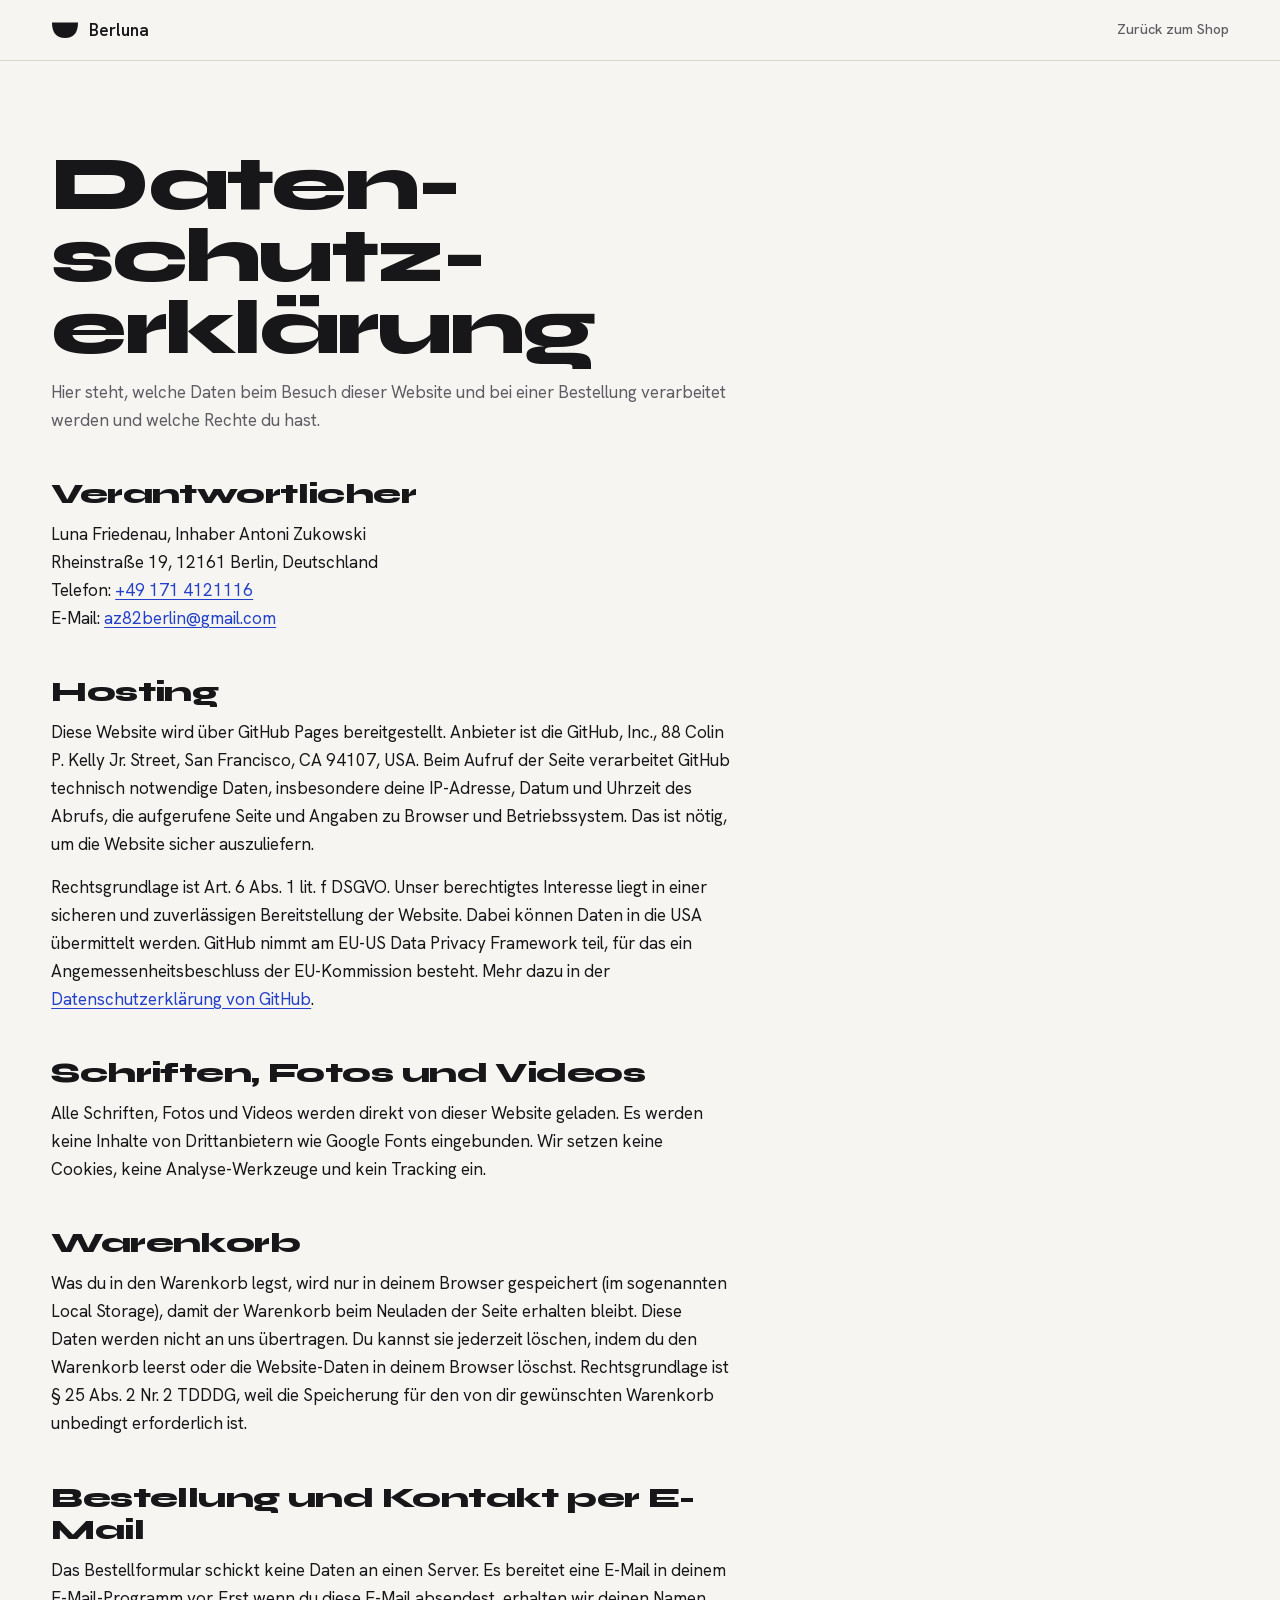
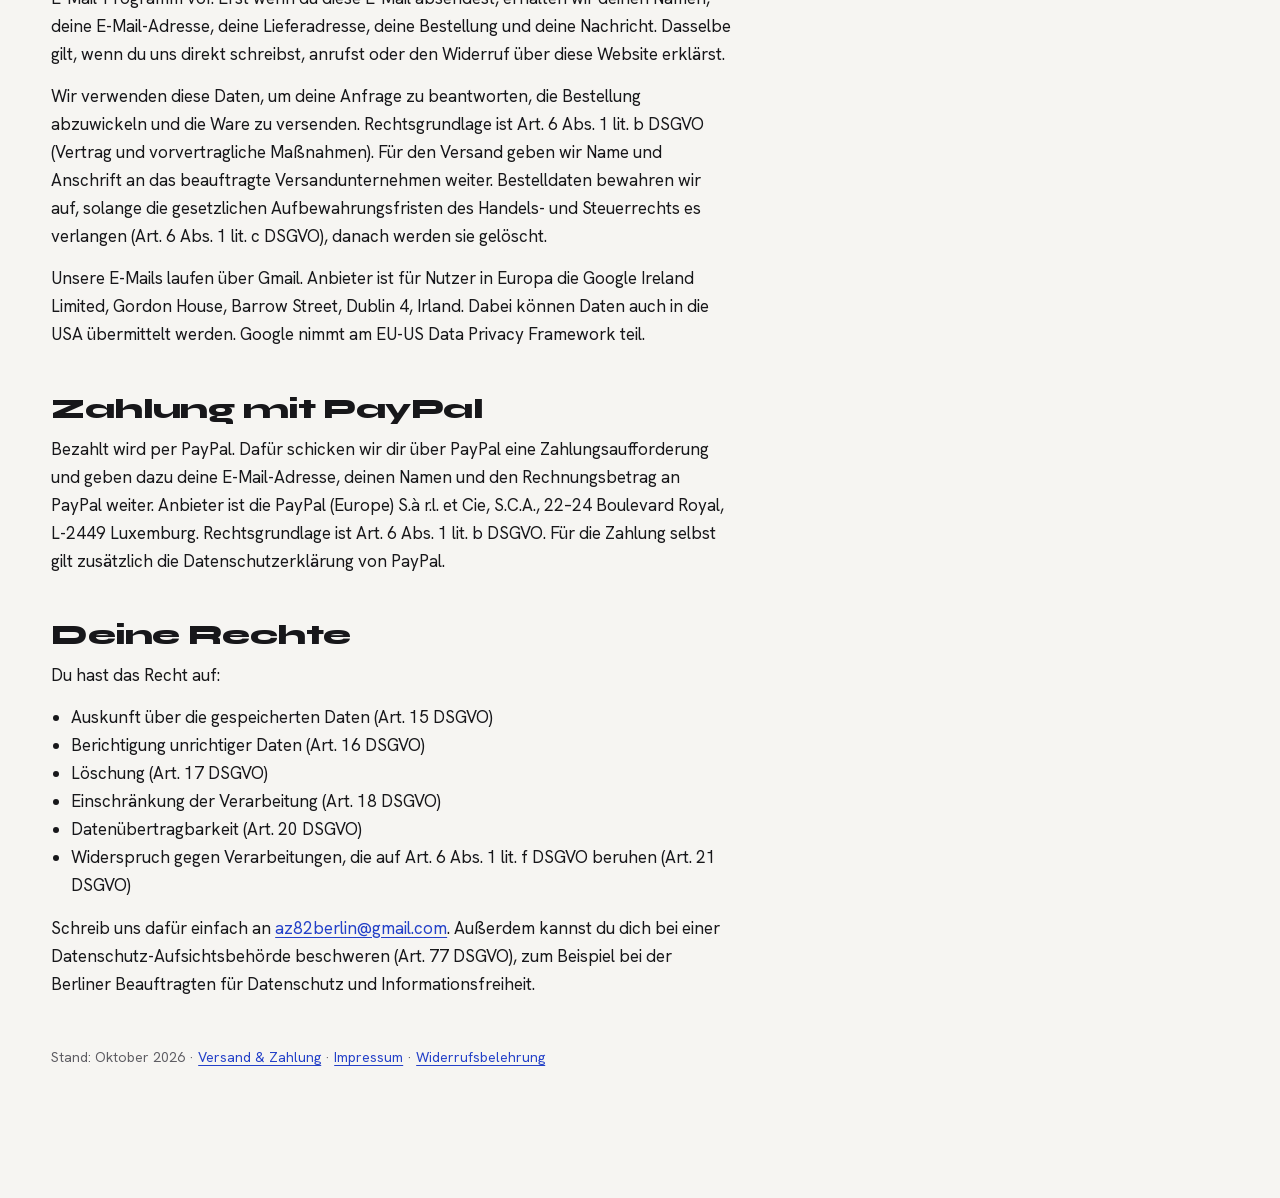
<file: datenschutz.html>
<!doctype html>
<html lang="de">
<head>
<meta charset="utf-8">
<meta name="viewport" content="width=device-width, initial-scale=1, viewport-fit=cover">
<title>Datenschutz – Berluna</title>
<meta name="robots" content="noindex, follow">
<link rel="icon" href="favicon.svg" type="image/svg+xml">
<link rel="stylesheet" href="fonts/fonts.css">
<link rel="stylesheet" href="legal.css">
</head>
<body>

<header class="legal-head">
  <a href="./" aria-label="Berluna, zur Startseite">
    <svg viewBox="0 0 28 18" aria-hidden="true"><path d="M1 1.5 H27 Q27 17 14 17 Q1 17 1 1.5 Z" fill="currentColor"/></svg>
    Berluna
  </a>
  <a class="back" href="./">Zurück zum Shop</a>
</header>

<main>
  <h1>Daten&shy;schutz&shy;erklärung</h1>
  <p class="lede">Hier steht, welche Daten beim Besuch dieser Website und bei einer Bestellung verarbeitet werden und welche Rechte du hast.</p>

  <h2>Verantwortlicher</h2>
  <address>
    Luna Friedenau, Inhaber Antoni Zukowski<br>
    Rheinstraße 19, 12161 Berlin, Deutschland<br>
    Telefon: <a href="tel:+491714121116">+49 171 4121116</a><br>
    E-Mail: <a href="mailto:az82berlin@gmail.com">az82berlin@gmail.com</a>
  </address>

  <h2>Hosting</h2>
  <p>Diese Website wird über GitHub Pages bereitgestellt. Anbieter ist die GitHub, Inc., 88 Colin P. Kelly Jr. Street, San Francisco, CA 94107, USA. Beim Aufruf der Seite verarbeitet GitHub technisch notwendige Daten, insbesondere deine IP-Adresse, Datum und Uhrzeit des Abrufs, die aufgerufene Seite und Angaben zu Browser und Betriebssystem. Das ist nötig, um die Website sicher auszuliefern.</p>
  <p>Rechtsgrundlage ist Art. 6 Abs. 1 lit. f DSGVO. Unser berechtigtes Interesse liegt in einer sicheren und zuverlässigen Bereitstellung der Website. Dabei können Daten in die USA übermittelt werden. GitHub nimmt am EU-US Data Privacy Framework teil, für das ein Angemessenheitsbeschluss der EU-Kommission besteht. Mehr dazu in der <a href="https://docs.github.com/en/site-policy/privacy-policies/github-general-privacy-statement" rel="noopener">Datenschutzerklärung von GitHub</a>.</p>

  <h2>Schriften, Fotos und Videos</h2>
  <p>Alle Schriften, Fotos und Videos werden direkt von dieser Website geladen. Es werden keine Inhalte von Drittanbietern wie Google Fonts eingebunden. Wir setzen keine Cookies, keine Analyse-Werkzeuge und kein Tracking ein.</p>

  <h2>Warenkorb</h2>
  <p>Was du in den Warenkorb legst, wird nur in deinem Browser gespeichert (im sogenannten Local Storage), damit der Warenkorb beim Neuladen der Seite erhalten bleibt. Diese Daten werden nicht an uns übertragen. Du kannst sie jederzeit löschen, indem du den Warenkorb leerst oder die Website-Daten in deinem Browser löschst. Rechtsgrundlage ist § 25 Abs. 2 Nr. 2 TDDDG, weil die Speicherung für den von dir gewünschten Warenkorb unbedingt erforderlich ist.</p>

  <h2>Bestellung und Kontakt per E-Mail</h2>
  <p>Das Bestellformular schickt keine Daten an einen Server. Es bereitet eine E-Mail in deinem E-Mail-Programm vor. Erst wenn du diese E-Mail absendest, erhalten wir deinen Namen, deine E-Mail-Adresse, deine Lieferadresse, deine Bestellung und deine Nachricht. Dasselbe gilt, wenn du uns direkt schreibst, anrufst oder den Widerruf über diese Website erklärst.</p>
  <p>Wir verwenden diese Daten, um deine Anfrage zu beantworten, die Bestellung abzuwickeln und die Ware zu versenden. Rechtsgrundlage ist Art. 6 Abs. 1 lit. b DSGVO (Vertrag und vorvertragliche Maßnahmen). Für den Versand geben wir Name und Anschrift an das beauftragte Versandunternehmen weiter. Bestelldaten bewahren wir auf, solange die gesetzlichen Aufbewahrungsfristen des Handels- und Steuerrechts es verlangen (Art. 6 Abs. 1 lit. c DSGVO), danach werden sie gelöscht.</p>
  <p>Unsere E-Mails laufen über Gmail. Anbieter ist für Nutzer in Europa die Google Ireland Limited, Gordon House, Barrow Street, Dublin 4, Irland. Dabei können Daten auch in die USA übermittelt werden. Google nimmt am EU-US Data Privacy Framework teil.</p>

  <h2>Zahlung mit PayPal</h2>
  <p>Bezahlt wird per PayPal. Dafür schicken wir dir über PayPal eine Zahlungsaufforderung und geben dazu deine E-Mail-Adresse, deinen Namen und den Rechnungsbetrag an PayPal weiter. Anbieter ist die PayPal (Europe) S.à r.l. et Cie, S.C.A., 22–24 Boulevard Royal, L-2449 Luxemburg. Rechtsgrundlage ist Art. 6 Abs. 1 lit. b DSGVO. Für die Zahlung selbst gilt zusätzlich die Datenschutzerklärung von PayPal.</p>

  <h2>Deine Rechte</h2>
  <p>Du hast das Recht auf:</p>
  <ul>
    <li>Auskunft über die gespeicherten Daten (Art. 15 DSGVO)</li>
    <li>Berichtigung unrichtiger Daten (Art. 16 DSGVO)</li>
    <li>Löschung (Art. 17 DSGVO)</li>
    <li>Einschränkung der Verarbeitung (Art. 18 DSGVO)</li>
    <li>Datenübertragbarkeit (Art. 20 DSGVO)</li>
    <li>Widerspruch gegen Verarbeitungen, die auf Art. 6 Abs. 1 lit. f DSGVO beruhen (Art. 21 DSGVO)</li>
  </ul>
  <p>Schreib uns dafür einfach an <a href="mailto:az82berlin@gmail.com">az82berlin@gmail.com</a>. Außerdem kannst du dich bei einer Datenschutz-Aufsichtsbehörde beschweren (Art. 77 DSGVO), zum Beispiel bei der Berliner Beauftragten für Datenschutz und Informationsfreiheit.</p>

  <p class="stand">Stand: Oktober 2026 · <a href="versand.html">Versand &amp; Zahlung</a> · <a href="impressum.html">Impressum</a> · <a href="widerruf.html">Widerrufsbelehrung</a></p>
</main>

</body>
</html>
</file>
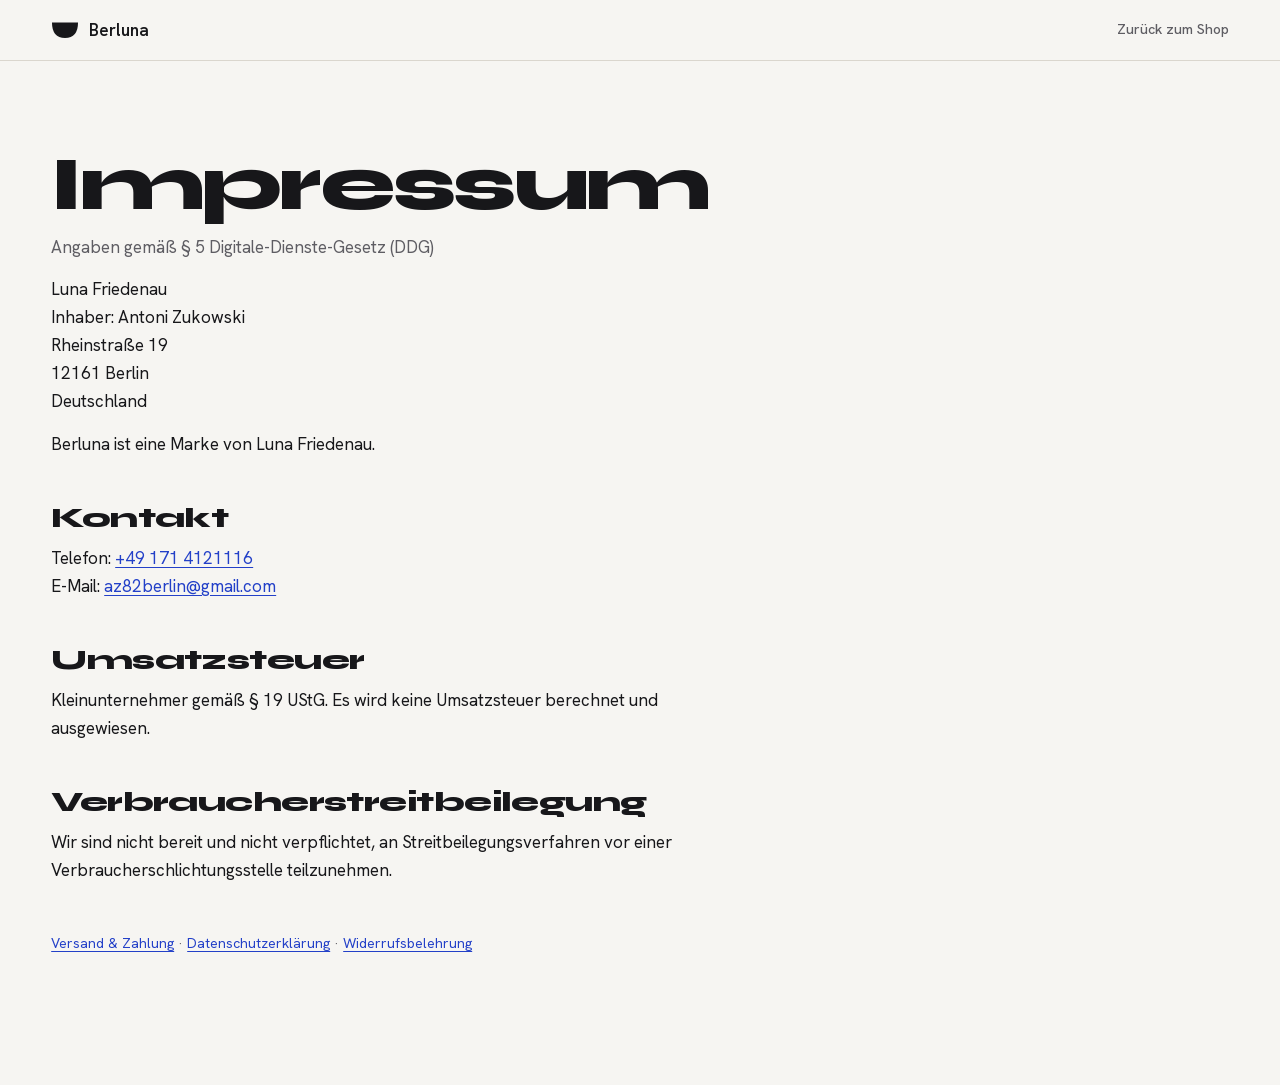
<file: impressum.html>
<!doctype html>
<html lang="de">
<head>
<meta charset="utf-8">
<meta name="viewport" content="width=device-width, initial-scale=1, viewport-fit=cover">
<title>Impressum – Berluna</title>
<meta name="robots" content="noindex, follow">
<link rel="icon" href="favicon.svg" type="image/svg+xml">
<link rel="stylesheet" href="fonts/fonts.css">
<link rel="stylesheet" href="legal.css">
</head>
<body>

<header class="legal-head">
  <a href="./" aria-label="Berluna, zur Startseite">
    <svg viewBox="0 0 28 18" aria-hidden="true"><path d="M1 1.5 H27 Q27 17 14 17 Q1 17 1 1.5 Z" fill="currentColor"/></svg>
    Berluna
  </a>
  <a class="back" href="./">Zurück zum Shop</a>
</header>

<main>
  <h1>Impressum</h1>
  <p class="lede">Angaben gemäß § 5 Digitale-Dienste-Gesetz (DDG)</p>

  <address>
    Luna Friedenau<br>
    Inhaber: Antoni Zukowski<br>
    Rheinstraße 19<br>
    12161 Berlin<br>
    Deutschland
  </address>
  <p>Berluna ist eine Marke von Luna Friedenau.</p>

  <h2>Kontakt</h2>
  <p>
    Telefon: <a href="tel:+491714121116">+49 171 4121116</a><br>
    E-Mail: <a href="mailto:az82berlin@gmail.com">az82berlin@gmail.com</a>
  </p>

  <h2>Umsatzsteuer</h2>
  <p>Kleinunternehmer gemäß § 19 UStG. Es wird keine Umsatzsteuer berechnet und ausgewiesen.</p>

  <h2>Verbraucher&shy;streit&shy;beilegung</h2>
  <p>Wir sind nicht bereit und nicht verpflichtet, an Streitbeilegungsverfahren vor einer Verbraucherschlichtungsstelle teilzunehmen.</p>

  <p class="stand"><a href="versand.html">Versand &amp; Zahlung</a> · <a href="datenschutz.html">Datenschutzerklärung</a> · <a href="widerruf.html">Widerrufsbelehrung</a></p>
</main>

</body>
</html>
</file>
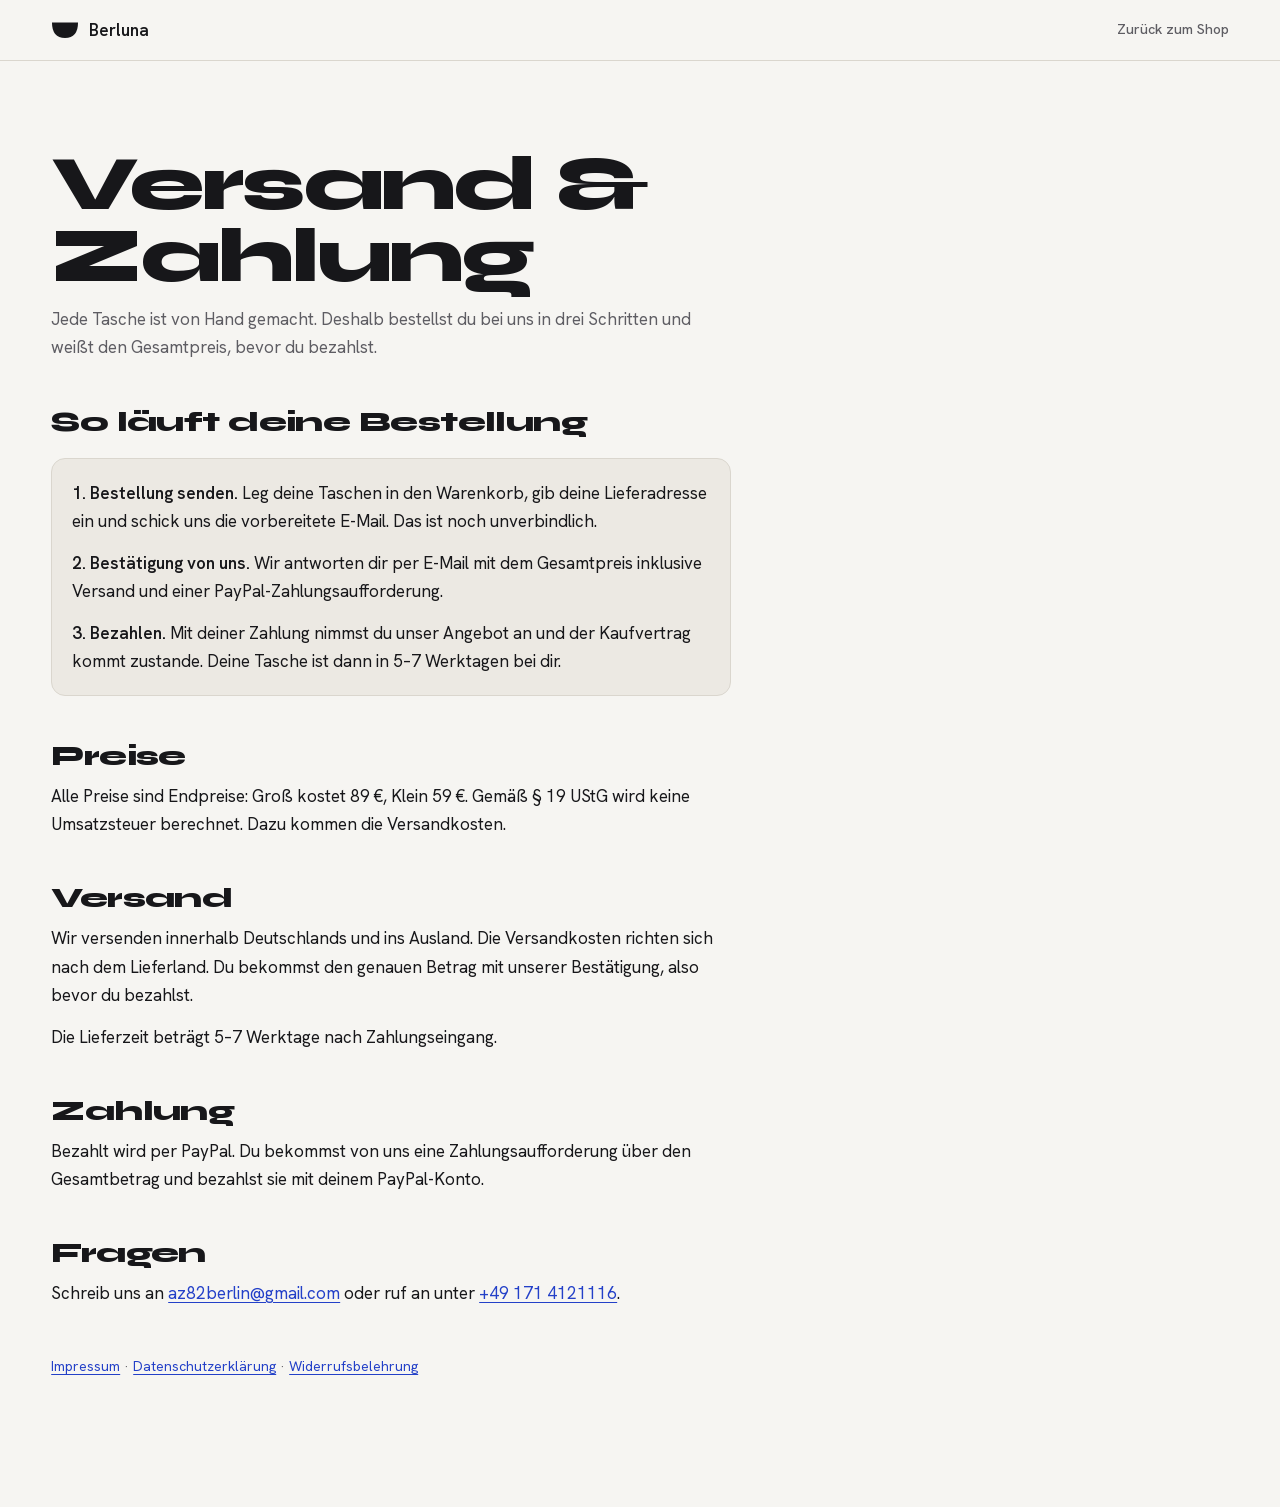
<file: versand.html>
<!doctype html>
<html lang="de">
<head>
<meta charset="utf-8">
<meta name="viewport" content="width=device-width, initial-scale=1, viewport-fit=cover">
<title>Versand &amp; Zahlung – Berluna</title>
<meta name="description" content="So bestellst du bei Berluna: Versandkosten nach Lieferland, Zahlung per PayPal, Preise ohne Umsatzsteuer nach § 19 UStG.">
<link rel="icon" href="favicon.svg" type="image/svg+xml">
<link rel="stylesheet" href="fonts/fonts.css">
<link rel="stylesheet" href="legal.css">
</head>
<body>

<header class="legal-head">
  <a href="./" aria-label="Berluna, zur Startseite">
    <svg viewBox="0 0 28 18" aria-hidden="true"><path d="M1 1.5 H27 Q27 17 14 17 Q1 17 1 1.5 Z" fill="currentColor"/></svg>
    Berluna
  </a>
  <a class="back" href="./">Zurück zum Shop</a>
</header>

<main>
  <h1>Versand &amp; Zahlung</h1>
  <p class="lede">Jede Tasche ist von Hand gemacht. Deshalb bestellst du bei uns in drei Schritten und weißt den Gesamtpreis, bevor du bezahlst.</p>

  <h2>So läuft deine Bestellung</h2>
  <div class="box">
    <p><strong>1. Bestellung senden.</strong> Leg deine Taschen in den Warenkorb, gib deine Lieferadresse ein und schick uns die vorbereitete E-Mail. Das ist noch unverbindlich.</p>
    <p><strong>2. Bestätigung von uns.</strong> Wir antworten dir per E-Mail mit dem Gesamtpreis inklusive Versand und einer PayPal-Zahlungsaufforderung.</p>
    <p><strong>3. Bezahlen.</strong> Mit deiner Zahlung nimmst du unser Angebot an und der Kaufvertrag kommt zustande. Deine Tasche ist dann in 5–7 Werktagen bei dir.</p>
  </div>

  <h2>Preise</h2>
  <p>Alle Preise sind Endpreise: Groß kostet 89 €, Klein 59 €. Gemäß § 19 UStG wird keine Umsatzsteuer berechnet. Dazu kommen die Versandkosten.</p>

  <h2>Versand</h2>
  <p>Wir versenden innerhalb Deutschlands und ins Ausland. Die Versandkosten richten sich nach dem Lieferland. Du bekommst den genauen Betrag mit unserer Bestätigung, also bevor du bezahlst.</p>
  <p>Die Lieferzeit beträgt 5–7 Werktage nach Zahlungseingang.</p>

  <h2>Zahlung</h2>
  <p>Bezahlt wird per PayPal. Du bekommst von uns eine Zahlungsaufforderung über den Gesamtbetrag und bezahlst sie mit deinem PayPal-Konto.</p>

  <h2>Fragen</h2>
  <p>Schreib uns an <a href="mailto:az82berlin@gmail.com">az82berlin@gmail.com</a> oder ruf an unter <a href="tel:+491714121116">+49 171 4121116</a>.</p>

  <p class="stand"><a href="impressum.html">Impressum</a> · <a href="datenschutz.html">Datenschutzerklärung</a> · <a href="widerruf.html">Widerrufsbelehrung</a></p>
</main>

</body>
</html>
</file>
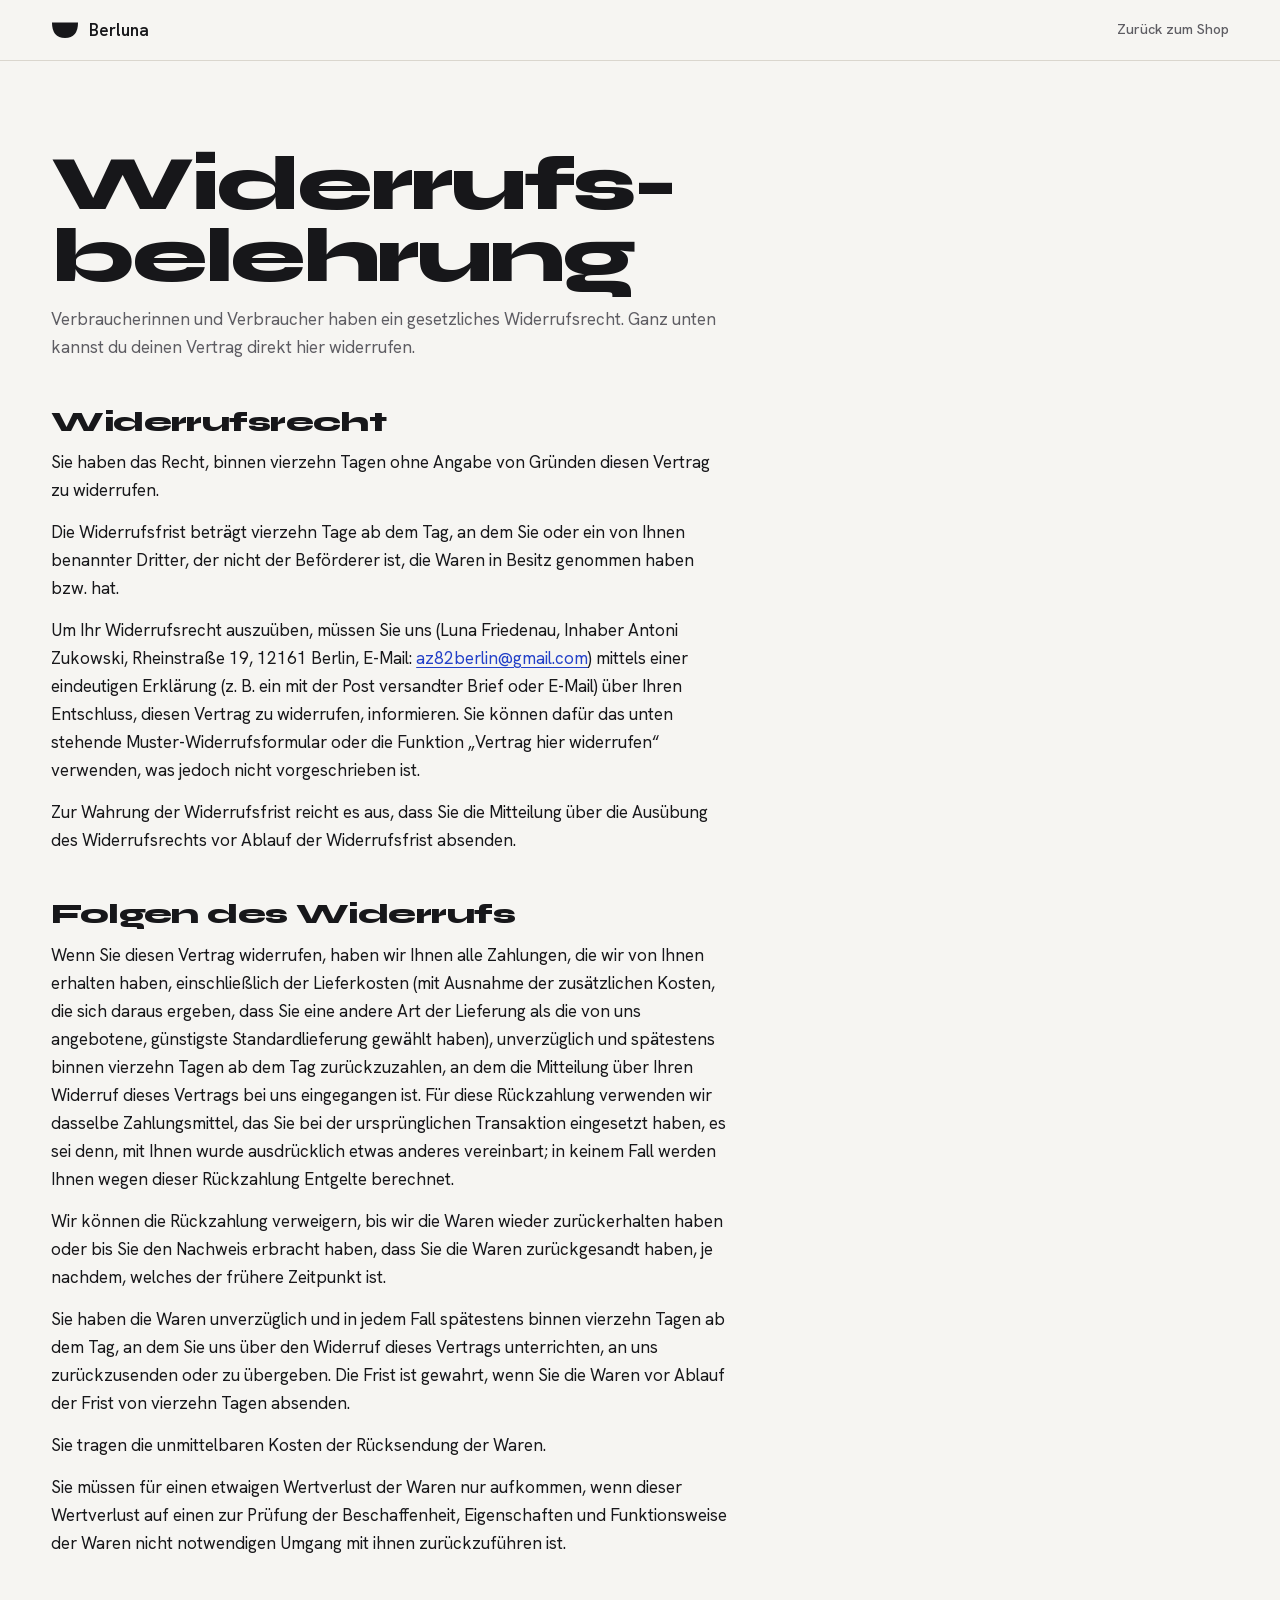
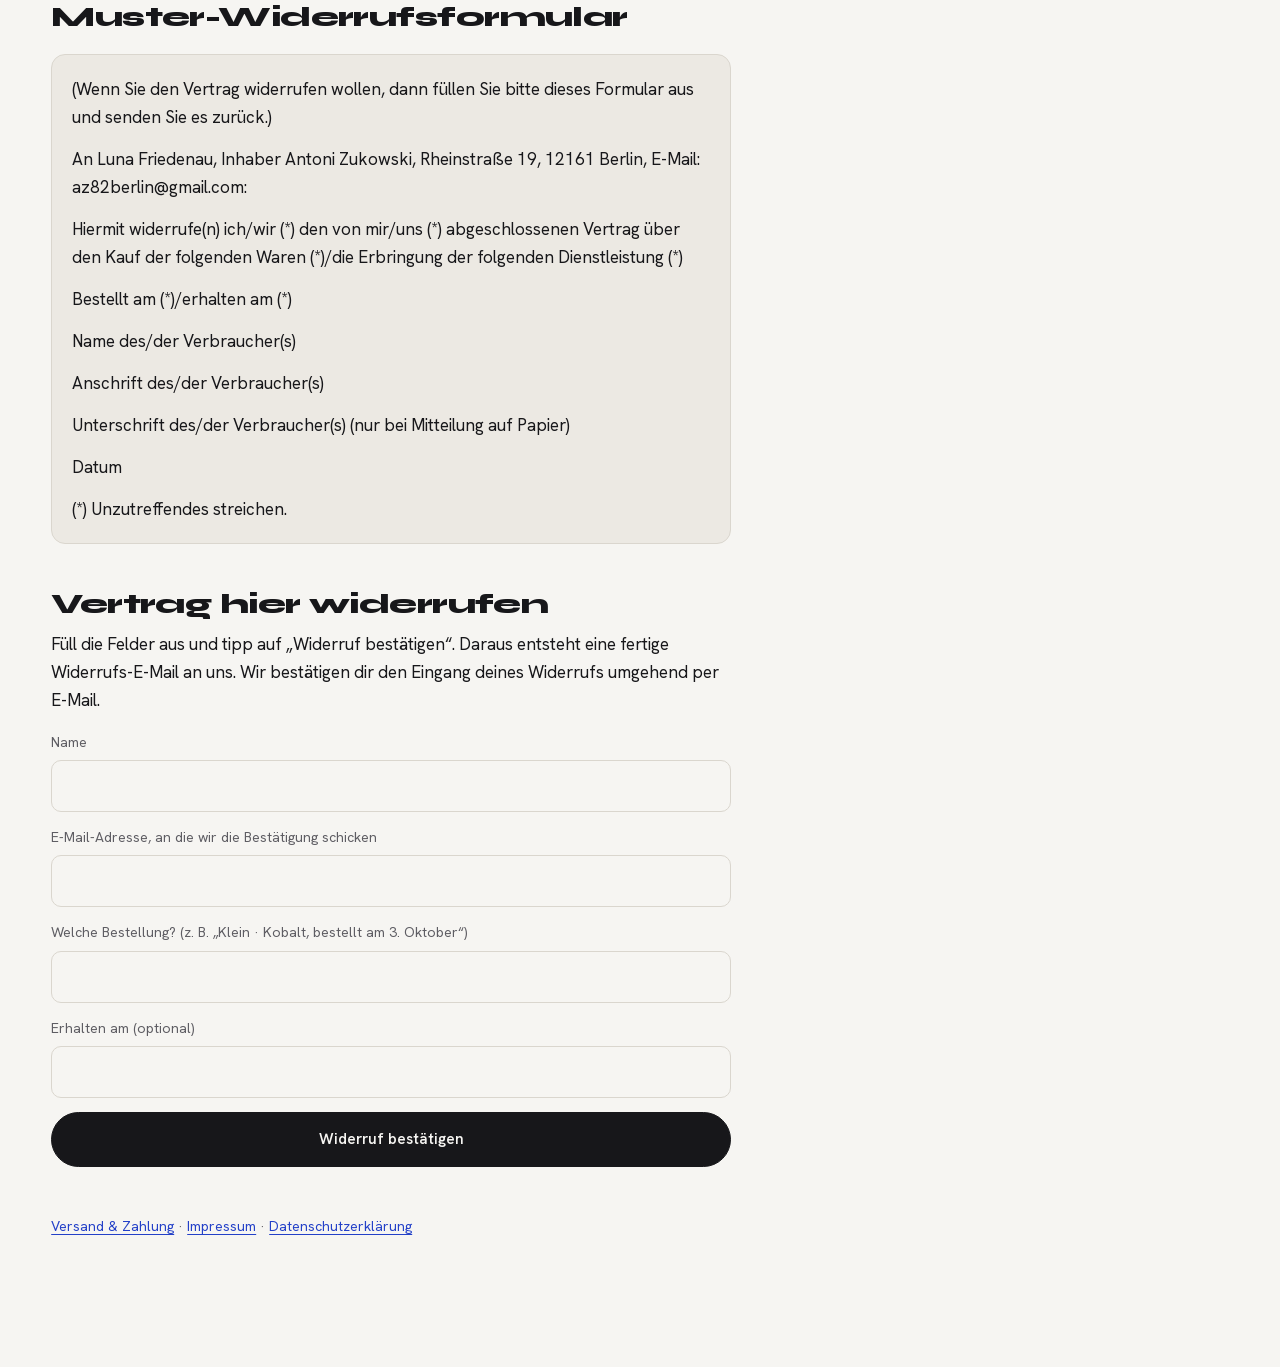
<file: widerruf.html>
<!doctype html>
<html lang="de">
<head>
<meta charset="utf-8">
<meta name="viewport" content="width=device-width, initial-scale=1, viewport-fit=cover">
<title>Widerruf – Berluna</title>
<meta name="robots" content="noindex, follow">
<link rel="icon" href="favicon.svg" type="image/svg+xml">
<link rel="stylesheet" href="fonts/fonts.css">
<link rel="stylesheet" href="legal.css">
</head>
<body>

<header class="legal-head">
  <a href="./" aria-label="Berluna, zur Startseite">
    <svg viewBox="0 0 28 18" aria-hidden="true"><path d="M1 1.5 H27 Q27 17 14 17 Q1 17 1 1.5 Z" fill="currentColor"/></svg>
    Berluna
  </a>
  <a class="back" href="./">Zurück zum Shop</a>
</header>

<main>
  <h1>Widerrufs&shy;belehrung</h1>
  <p class="lede">Verbraucherinnen und Verbraucher haben ein gesetzliches Widerrufsrecht. Ganz unten kannst du deinen Vertrag direkt hier widerrufen.</p>

  <h2>Widerrufsrecht</h2>
  <p>Sie haben das Recht, binnen vierzehn Tagen ohne Angabe von Gründen diesen Vertrag zu widerrufen.</p>
  <p>Die Widerrufsfrist beträgt vierzehn Tage ab dem Tag, an dem Sie oder ein von Ihnen benannter Dritter, der nicht der Beförderer ist, die Waren in Besitz genommen haben bzw. hat.</p>
  <p>Um Ihr Widerrufsrecht auszuüben, müssen Sie uns (Luna Friedenau, Inhaber Antoni Zukowski, Rheinstraße 19, 12161 Berlin, E-Mail: <a href="mailto:az82berlin@gmail.com">az82berlin@gmail.com</a>) mittels einer eindeutigen Erklärung (z. B. ein mit der Post versandter Brief oder E-Mail) über Ihren Entschluss, diesen Vertrag zu widerrufen, informieren. Sie können dafür das unten stehende Muster-Widerrufsformular oder die Funktion „Vertrag hier widerrufen“ verwenden, was jedoch nicht vorgeschrieben ist.</p>
  <p>Zur Wahrung der Widerrufsfrist reicht es aus, dass Sie die Mitteilung über die Ausübung des Widerrufsrechts vor Ablauf der Widerrufsfrist absenden.</p>

  <h2>Folgen des Widerrufs</h2>
  <p>Wenn Sie diesen Vertrag widerrufen, haben wir Ihnen alle Zahlungen, die wir von Ihnen erhalten haben, einschließlich der Lieferkosten (mit Ausnahme der zusätzlichen Kosten, die sich daraus ergeben, dass Sie eine andere Art der Lieferung als die von uns angebotene, günstigste Standardlieferung gewählt haben), unverzüglich und spätestens binnen vierzehn Tagen ab dem Tag zurückzuzahlen, an dem die Mitteilung über Ihren Widerruf dieses Vertrags bei uns eingegangen ist. Für diese Rückzahlung verwenden wir dasselbe Zahlungsmittel, das Sie bei der ursprünglichen Transaktion eingesetzt haben, es sei denn, mit Ihnen wurde ausdrücklich etwas anderes vereinbart; in keinem Fall werden Ihnen wegen dieser Rückzahlung Entgelte berechnet.</p>
  <p>Wir können die Rückzahlung verweigern, bis wir die Waren wieder zurückerhalten haben oder bis Sie den Nachweis erbracht haben, dass Sie die Waren zurückgesandt haben, je nachdem, welches der frühere Zeitpunkt ist.</p>
  <p>Sie haben die Waren unverzüglich und in jedem Fall spätestens binnen vierzehn Tagen ab dem Tag, an dem Sie uns über den Widerruf dieses Vertrags unterrichten, an uns zurückzusenden oder zu übergeben. Die Frist ist gewahrt, wenn Sie die Waren vor Ablauf der Frist von vierzehn Tagen absenden.</p>
  <p>Sie tragen die unmittelbaren Kosten der Rücksendung der Waren.</p>
  <p>Sie müssen für einen etwaigen Wertverlust der Waren nur aufkommen, wenn dieser Wertverlust auf einen zur Prüfung der Beschaffenheit, Eigenschaften und Funktionsweise der Waren nicht notwendigen Umgang mit ihnen zurückzuführen ist.</p>

  <h2>Muster-Widerrufs&shy;formular</h2>
  <div class="box">
    <p>(Wenn Sie den Vertrag widerrufen wollen, dann füllen Sie bitte dieses Formular aus und senden Sie es zurück.)</p>
    <p>An Luna Friedenau, Inhaber Antoni Zukowski, Rheinstraße 19, 12161 Berlin, E-Mail: az82berlin@gmail.com:</p>
    <p>Hiermit widerrufe(n) ich/wir (*) den von mir/uns (*) abgeschlossenen Vertrag über den Kauf der folgenden Waren (*)/die Erbringung der folgenden Dienstleistung (*)</p>
    <p>Bestellt am (*)/erhalten am (*)</p>
    <p>Name des/der Verbraucher(s)</p>
    <p>Anschrift des/der Verbraucher(s)</p>
    <p>Unterschrift des/der Verbraucher(s) (nur bei Mitteilung auf Papier)</p>
    <p>Datum</p>
    <p>(*) Unzutreffendes streichen.</p>
  </div>

  <h2 id="widerrufen">Vertrag hier widerrufen</h2>
  <p>Füll die Felder aus und tipp auf „Widerruf bestätigen“. Daraus entsteht eine fertige Widerrufs-E-Mail an uns. Wir bestätigen dir den Eingang deines Widerrufs umgehend per E-Mail.</p>

  <form class="form" id="withdraw-form">
    <label class="field">Name
      <input id="wd-name" name="name" autocomplete="name" required>
    </label>
    <label class="field">E-Mail-Adresse, an die wir die Bestätigung schicken
      <input id="wd-email" name="email" type="email" autocomplete="email" required>
    </label>
    <label class="field">Welche Bestellung? (z. B. „Klein · Kobalt, bestellt am 3. Oktober“)
      <input id="wd-order" name="order" required>
    </label>
    <label class="field">Erhalten am (optional)
      <input id="wd-received" name="received">
    </label>
    <button class="btn" type="submit">Widerruf bestätigen</button>
  </form>

  <div class="result" id="withdraw-result" hidden>
    <p><strong>Fast geschafft.</strong> Tipp auf „E-Mail öffnen“ und schick die vorbereitete E-Mail ab. Mit dem Absenden ist dein Widerruf erklärt.</p>
    <a class="btn" id="wd-mailto" href="mailto:az82berlin@gmail.com">E-Mail öffnen</a>
    <p class="fine">Öffnet sich nichts? Kopier den Text und schick ihn an az82berlin@gmail.com.</p>
    <textarea id="wd-text" rows="9" readonly aria-label="Text des Widerrufs"></textarea>
    <button class="btn btn--ghost" type="button" id="wd-copy">Text kopieren</button>
  </div>

  <p class="stand"><a href="versand.html">Versand &amp; Zahlung</a> · <a href="impressum.html">Impressum</a> · <a href="datenschutz.html">Datenschutzerklärung</a></p>
</main>

<script>
  const form = document.getElementById('withdraw-form');
  const result = document.getElementById('withdraw-result');
  const textEl = document.getElementById('wd-text');
  const mailtoEl = document.getElementById('wd-mailto');
  const copyBtn = document.getElementById('wd-copy');

  form.addEventListener('submit', (e) => {
    e.preventDefault();
    const data = new FormData(form);
    const today = new Date().toLocaleDateString('de-DE');
    const text = [
      'An Luna Friedenau, Inhaber Antoni Zukowski, Rheinstraße 19, 12161 Berlin',
      '',
      'Hiermit widerrufe ich den von mir abgeschlossenen Vertrag über den Kauf der folgenden Waren:',
      data.get('order'),
      ...(data.get('received') ? [`Erhalten am: ${data.get('received')}`] : []),
      '',
      `Name: ${data.get('name')}`,
      `E-Mail für die Bestätigung: ${data.get('email')}`,
      `Datum: ${today}`,
    ].join('\n');
    textEl.value = text;
    mailtoEl.href = `mailto:az82berlin@gmail.com?subject=${encodeURIComponent('Widerruf meiner Bestellung')}&body=${encodeURIComponent(text.replace(/\n/g, '\r\n'))}`;
    result.hidden = false;
    result.scrollIntoView({ block: 'start' });
  });

  copyBtn.addEventListener('click', () => {
    const done = () => {
      copyBtn.textContent = 'Kopiert';
      setTimeout(() => { copyBtn.textContent = 'Text kopieren'; }, 2000);
    };
    const fallback = () => { textEl.focus(); textEl.select(); };
    if (navigator.clipboard && navigator.clipboard.writeText) {
      navigator.clipboard.writeText(textEl.value).then(done, fallback);
    } else {
      fallback();
    }
  });
</script>

</body>
</html>
</file>
<file: fonts/fonts.css>
/* Hanken Grotesk 400 latin-ext */
@font-face {
  font-family: 'Hanken Grotesk';
  font-style: normal;
  font-weight: 400;
  font-display: swap;
  src: url(hanken-grotesk-400-latin-ext.woff2) format('woff2');
  unicode-range: U+0100-02BA, U+02BD-02C5, U+02C7-02CC, U+02CE-02D7, U+02DD-02FF, U+0304, U+0308, U+0329, U+1D00-1DBF, U+1E00-1E9F, U+1EF2-1EFF, U+2020, U+20A0-20AB, U+20AD-20C4, U+2113, U+2C60-2C7F, U+A720-A7FF;
}
/* Hanken Grotesk 400 latin */
@font-face {
  font-family: 'Hanken Grotesk';
  font-style: normal;
  font-weight: 400;
  font-display: swap;
  src: url(hanken-grotesk-400-latin.woff2) format('woff2');
  unicode-range: U+0000-00FF, U+0131, U+0152-0153, U+02BB-02BC, U+02C6, U+02DA, U+02DC, U+0304, U+0308, U+0329, U+2000-206F, U+20AC, U+2122, U+2191, U+2193, U+2212, U+2215, U+FEFF, U+FFFD;
}
/* Hanken Grotesk 500 latin-ext */
@font-face {
  font-family: 'Hanken Grotesk';
  font-style: normal;
  font-weight: 500;
  font-display: swap;
  src: url(hanken-grotesk-400-latin-ext.woff2) format('woff2');
  unicode-range: U+0100-02BA, U+02BD-02C5, U+02C7-02CC, U+02CE-02D7, U+02DD-02FF, U+0304, U+0308, U+0329, U+1D00-1DBF, U+1E00-1E9F, U+1EF2-1EFF, U+2020, U+20A0-20AB, U+20AD-20C4, U+2113, U+2C60-2C7F, U+A720-A7FF;
}
/* Hanken Grotesk 500 latin */
@font-face {
  font-family: 'Hanken Grotesk';
  font-style: normal;
  font-weight: 500;
  font-display: swap;
  src: url(hanken-grotesk-400-latin.woff2) format('woff2');
  unicode-range: U+0000-00FF, U+0131, U+0152-0153, U+02BB-02BC, U+02C6, U+02DA, U+02DC, U+0304, U+0308, U+0329, U+2000-206F, U+20AC, U+2122, U+2191, U+2193, U+2212, U+2215, U+FEFF, U+FFFD;
}
/* Hanken Grotesk 600 latin-ext */
@font-face {
  font-family: 'Hanken Grotesk';
  font-style: normal;
  font-weight: 600;
  font-display: swap;
  src: url(hanken-grotesk-400-latin-ext.woff2) format('woff2');
  unicode-range: U+0100-02BA, U+02BD-02C5, U+02C7-02CC, U+02CE-02D7, U+02DD-02FF, U+0304, U+0308, U+0329, U+1D00-1DBF, U+1E00-1E9F, U+1EF2-1EFF, U+2020, U+20A0-20AB, U+20AD-20C4, U+2113, U+2C60-2C7F, U+A720-A7FF;
}
/* Hanken Grotesk 600 latin */
@font-face {
  font-family: 'Hanken Grotesk';
  font-style: normal;
  font-weight: 600;
  font-display: swap;
  src: url(hanken-grotesk-400-latin.woff2) format('woff2');
  unicode-range: U+0000-00FF, U+0131, U+0152-0153, U+02BB-02BC, U+02C6, U+02DA, U+02DC, U+0304, U+0308, U+0329, U+2000-206F, U+20AC, U+2122, U+2191, U+2193, U+2212, U+2215, U+FEFF, U+FFFD;
}
/* Syne 700 latin-ext */
@font-face {
  font-family: 'Syne';
  font-style: normal;
  font-weight: 700;
  font-display: swap;
  src: url(syne-700-latin-ext.woff2) format('woff2');
  unicode-range: U+0100-02BA, U+02BD-02C5, U+02C7-02CC, U+02CE-02D7, U+02DD-02FF, U+0304, U+0308, U+0329, U+1D00-1DBF, U+1E00-1E9F, U+1EF2-1EFF, U+2020, U+20A0-20AB, U+20AD-20C4, U+2113, U+2C60-2C7F, U+A720-A7FF;
}
/* Syne 700 latin */
@font-face {
  font-family: 'Syne';
  font-style: normal;
  font-weight: 700;
  font-display: swap;
  src: url(syne-700-latin.woff2) format('woff2');
  unicode-range: U+0000-00FF, U+0131, U+0152-0153, U+02BB-02BC, U+02C6, U+02DA, U+02DC, U+0304, U+0308, U+0329, U+2000-206F, U+20AC, U+2122, U+2191, U+2193, U+2212, U+2215, U+FEFF, U+FFFD;
}
/* Syne 800 latin-ext */
@font-face {
  font-family: 'Syne';
  font-style: normal;
  font-weight: 800;
  font-display: swap;
  src: url(syne-700-latin-ext.woff2) format('woff2');
  unicode-range: U+0100-02BA, U+02BD-02C5, U+02C7-02CC, U+02CE-02D7, U+02DD-02FF, U+0304, U+0308, U+0329, U+1D00-1DBF, U+1E00-1E9F, U+1EF2-1EFF, U+2020, U+20A0-20AB, U+20AD-20C4, U+2113, U+2C60-2C7F, U+A720-A7FF;
}
/* Syne 800 latin */
@font-face {
  font-family: 'Syne';
  font-style: normal;
  font-weight: 800;
  font-display: swap;
  src: url(syne-700-latin.woff2) format('woff2');
  unicode-range: U+0000-00FF, U+0131, U+0152-0153, U+02BB-02BC, U+02C6, U+02DA, U+02DC, U+0304, U+0308, U+0329, U+2000-206F, U+20AC, U+2122, U+2191, U+2193, U+2212, U+2215, U+FEFF, U+FFFD;
}
/* Archivo 800 eszett */
@font-face {
  font-family: 'Archivo';
  font-style: normal;
  font-weight: 800;
  font-stretch: 125%;
  font-display: swap;
  src: url(archivo-800-eszett.woff2) format('woff2');
  unicode-range: U+df;
}
</file>
<file: legal.css>
/* Shared look for the legal pages: same tokens and type as the shop page, set as a plain reading column */
:root {
  --bg: #F6F5F2;
  --surface: #ECE9E3;
  --ink: #17171A;
  --ink-soft: #5E5D63;
  --rule: #DAD6CE;
  --accent: #2340C8;
  --f-display: "Archivo", "Syne", "Arial Black", system-ui, sans-serif;
  --f-body: "Hanken Grotesk", "Helvetica Neue", Arial, sans-serif;
  --gutter: clamp(16px, 4vw, 56px);
}
@media (prefers-color-scheme: dark) {
  :root:not([data-theme="light"]) {
    --bg: #0E1120;
    --surface: #171B2E;
    --ink: #EEEBE4;
    --ink-soft: #A5A7B6;
    --rule: #2B3049;
    --accent: #93A6FF;
    color-scheme: dark;
  }
}
:root[data-theme="dark"] {
  --bg: #0E1120;
  --surface: #171B2E;
  --ink: #EEEBE4;
  --ink-soft: #A5A7B6;
  --rule: #2B3049;
  --accent: #93A6FF;
  color-scheme: dark;
}

* { box-sizing: border-box; }
html, body { margin: 0; }
[hidden] { display: none !important; }
body {
  background: var(--bg);
  color: var(--ink);
  font-family: var(--f-body);
  font-size: 17px;
  line-height: 1.65;
  -webkit-font-smoothing: antialiased;
  padding-top: env(safe-area-inset-top, 0px);
  padding-bottom: env(safe-area-inset-bottom, 0px);
}
a { color: var(--accent); text-underline-offset: 3px; }
a:focus-visible, button:focus-visible { outline: 2px solid var(--accent); outline-offset: 3px; }

.legal-head {
  display: flex;
  justify-content: space-between;
  align-items: center;
  gap: 16px;
  padding: 16px var(--gutter);
  border-bottom: 1px solid var(--rule);
}
.legal-head a { color: var(--ink); text-decoration: none; display: inline-flex; align-items: center; gap: 10px; font-weight: 600; }
.legal-head svg { width: 28px; height: 18px; display: block; }
.legal-head .back { font-size: 14px; font-weight: 500; color: var(--ink-soft); }

main {
  padding: clamp(40px, 7vw, 88px) var(--gutter) clamp(64px, 9vw, 120px);
  max-width: calc(68ch + 2 * var(--gutter));
}
h1 {
  font-family: var(--f-display);
  font-weight: 800;
  font-size: clamp(30px, 7.5vw, 76px);
  line-height: 0.95;
  letter-spacing: -0.035em;
  margin: 0 0 12px;
  overflow-wrap: anywhere;
  hyphens: manual;
}
h2 {
  font-family: var(--f-display);
  font-weight: 800;
  font-size: clamp(22px, 3vw, 28px);
  letter-spacing: -0.02em;
  line-height: 1.15;
  margin: 44px 0 10px;
  overflow-wrap: anywhere;
  hyphens: manual;
}
h3 { font-size: 17px; margin: 24px 0 4px; }
p, ul, address { margin: 0 0 14px; }
address { font-style: normal; }
ul { padding-left: 20px; }
.lede { color: var(--ink-soft); }
.stand { margin-top: 48px; font-size: 14px; color: var(--ink-soft); }

.box {
  margin: 20px 0;
  padding: 20px;
  border: 1px solid var(--rule);
  border-radius: 14px;
  background: var(--surface);
}
.box p:last-child { margin-bottom: 0; }

.form { display: grid; gap: 14px; margin-top: 16px; }
.field { display: grid; gap: 6px; font-size: 14px; color: var(--ink-soft); }
.field input, .field textarea, .result textarea {
  width: 100%;
  padding: 12px 14px;
  border: 1px solid var(--rule);
  border-radius: 10px;
  background: var(--bg);
  color: var(--ink);
  font: inherit;
  font-size: 16px;
}
.field input:focus-visible, .field textarea:focus-visible, .result textarea:focus-visible { outline: 2px solid var(--accent); outline-offset: 1px; }
.btn {
  display: inline-flex;
  justify-content: center;
  align-items: center;
  padding: 14px 24px;
  border: 1px solid var(--ink);
  border-radius: 999px;
  background: var(--ink);
  color: var(--bg);
  font: inherit;
  font-size: 15px;
  font-weight: 600;
  text-decoration: none;
  cursor: pointer;
  -webkit-tap-highlight-color: transparent;
}
.btn--ghost { background: transparent; color: var(--ink); }
.result { display: grid; gap: 12px; margin-top: 16px; }
.result textarea { font-size: 14px; }
.fine { font-size: 14px; color: var(--ink-soft); }
</file>
